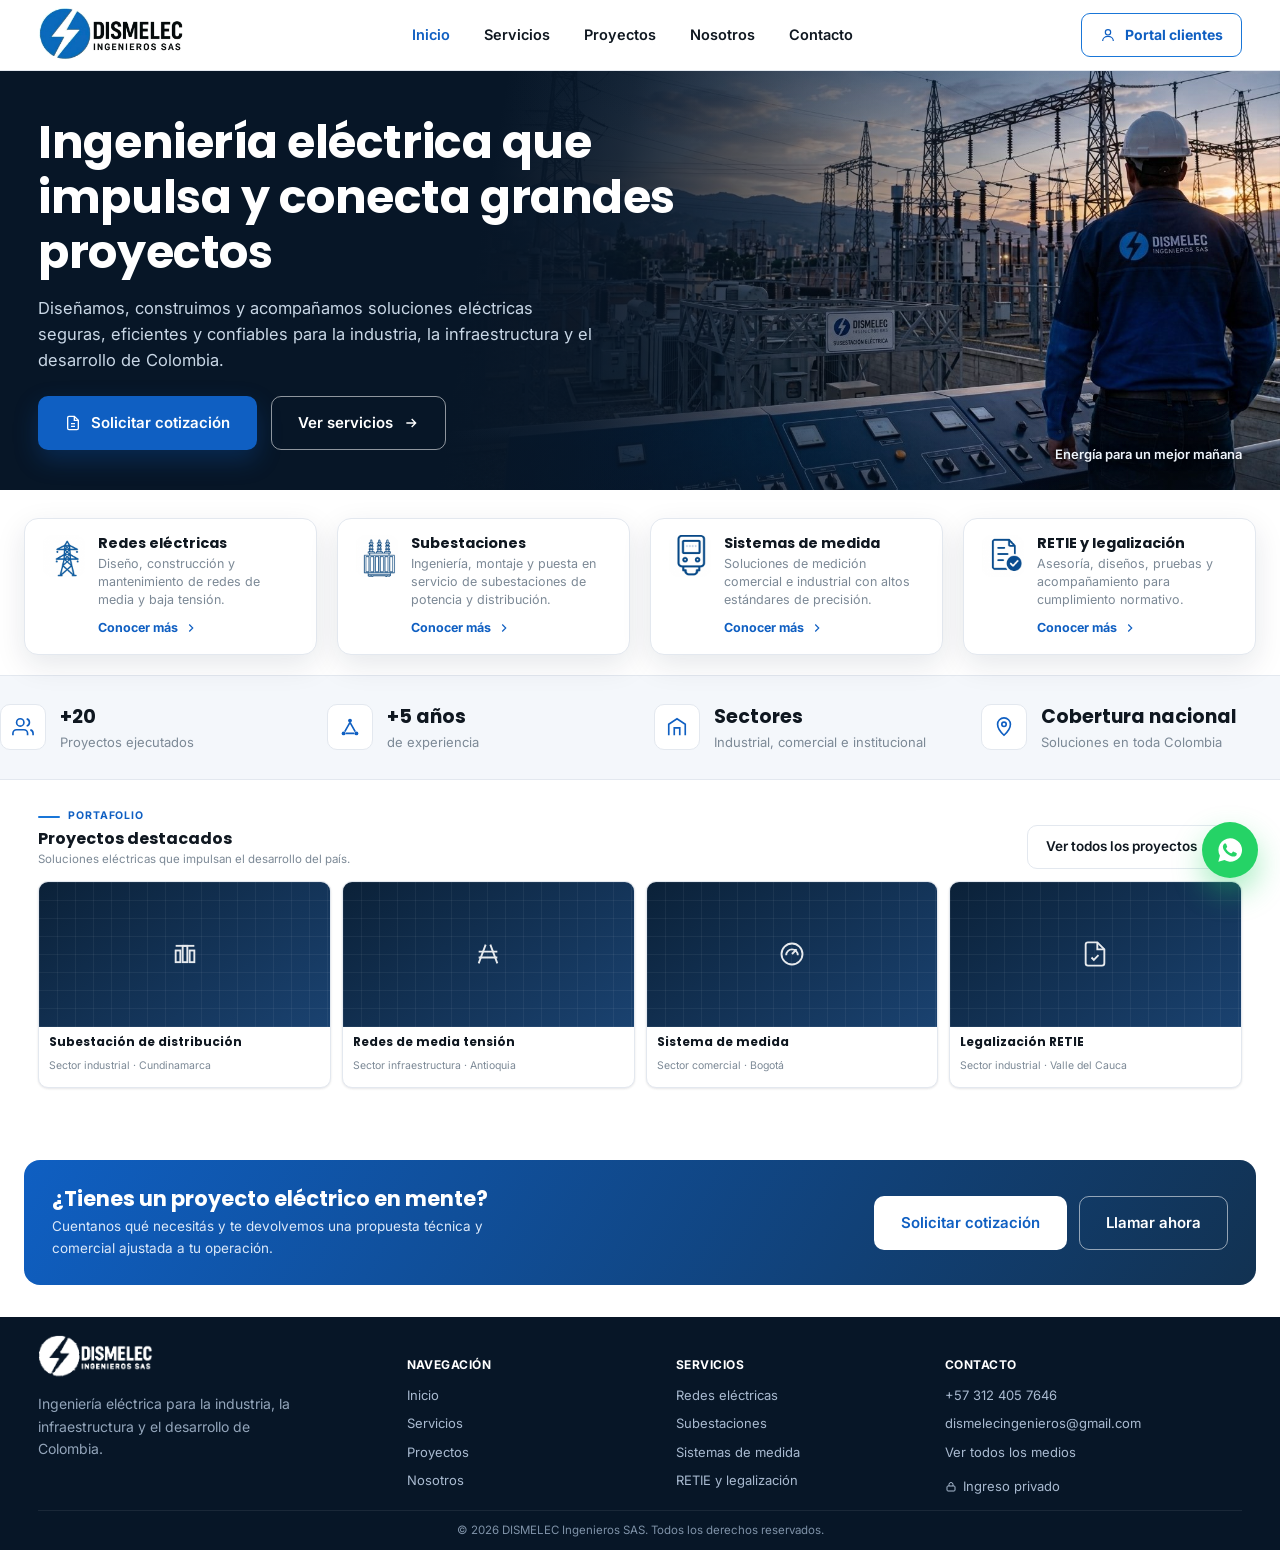
<file: index.html>
<!DOCTYPE html>
<html lang="es">
<head>
<meta charset="UTF-8">
<meta name="viewport" content="width=device-width, initial-scale=1.0">
<title>DISMELEC Ingenieros SAS · Ingeniería eléctrica en Colombia</title>
<meta name="description" content="Diseñamos, construimos y acompañamos soluciones eléctricas seguras, eficientes y confiables para la industria, la infraestructura y el desarrollo de Colombia.">
<link rel="icon" href="assets/img/logo-dismelec.png">
<link rel="preconnect" href="https://fonts.googleapis.com">
<link rel="preconnect" href="https://fonts.gstatic.com" crossorigin>
<link href="https://fonts.googleapis.com/css2?family=Inter:wght@400;500;600;700&family=Poppins:wght@600;700;800&display=swap" rel="stylesheet">
<link rel="stylesheet" href="assets/css/style.css">
</head>
<body>

<!-- ==================== HEADER ==================== -->
<header class="site-header">
  <div class="container nav">
    <a href="index.html" class="brand">
      <img src="assets/img/logo-dismelec.png" alt="DISMELEC Ingenieros SAS">
    </a>
    <nav class="nav-links">
      <a href="index.html" data-page="index.html">Inicio</a>
      <a href="servicios.html" data-page="servicios.html">Servicios</a>
      <a href="proyectos.html" data-page="proyectos.html">Proyectos</a>
      <a href="nosotros.html" data-page="nosotros.html">Nosotros</a>
      <a href="contacto.html" data-page="contacto.html">Contacto</a>
    </nav>
    <div class="nav-actions">
      <a href="portal-clientes.html" class="btn-portal">
        <svg viewBox="0 0 24 24" fill="none" stroke="currentColor" stroke-width="1.8"><path d="M12 12a4 4 0 100-8 4 4 0 000 8z"/><path d="M4 21c0-4 3.6-7 8-7s8 3 8 7"/></svg>
        <span>Portal clientes</span>
      </a>
      <button class="nav-toggle" aria-label="Abrir menú" aria-expanded="false">
        <span></span><span></span><span></span>
      </button>
    </div>
  </div>
</header>

<!-- ==================== HERO ==================== -->
<section class="hero">
  <div class="hero-photo" style="background-image:url('assets/img/foto-portada.jpg')"></div>
  <div class="hero-tag-corner">Energía<br>para un mejor mañana</div>
  <div class="container">
    <div class="hero-inner">
      <h1 data-c="hero.title">Ingeniería eléctrica que conecta grandes proyectos</h1>
      <p class="lead" data-c="hero.lead">Diseñamos, construimos y acompañamos soluciones eléctricas seguras, eficientes y confiables para la industria, la infraestructura y el desarrollo de Colombia.</p>
      <div class="hero-actions">
        <a href="contacto.html#formulario" class="btn btn-primary">
          <svg viewBox="0 0 24 24" fill="none" stroke="currentColor" stroke-width="2"><path d="M14 2H6a2 2 0 00-2 2v16a2 2 0 002 2h12a2 2 0 002-2V8z"/><path d="M14 2v6h6"/><path d="M9 13h6M9 17h6"/></svg>
          Solicitar cotización
        </a>
        <a href="servicios.html" class="btn btn-outline">
          Ver servicios
          <svg viewBox="0 0 24 24" fill="none" stroke="currentColor" stroke-width="2"><path d="M5 12h14M13 6l6 6-6 6"/></svg>
        </a>
      </div>
    </div>
  </div>
</section>

<!-- ==================== TARJETAS DE SERVICIO (feature strip) ==================== -->
<div class="container">
  <div class="feature-strip">
    <a href="servicios.html#redes" class="feature-card reveal">
      <div class="feature-icon">
        <svg viewBox="0 0 24 24" fill="none" stroke="currentColor" stroke-width="1.8"><circle cx="12" cy="5" r="2.1" fill="currentColor" stroke="none"/><circle cx="5" cy="19" r="2.1" fill="currentColor" stroke="none"/><circle cx="19" cy="19" r="2.1" fill="currentColor" stroke="none"/><path d="M12 7L6.3 17M12 7l5.7 10M7.2 19h9.6"/></svg>
      </div>
      <div class="feature-body">
        <h3>Redes eléctricas</h3>
        <p>Diseño, construcción y mantenimiento de redes de media y baja tensión.</p>
        <span class="feature-more">Conocer más <svg viewBox="0 0 24 24" fill="none" stroke="currentColor" stroke-width="2"><path d="M9 6l6 6-6 6"/></svg></span>
      </div>
    </a>
    <a href="servicios.html#subestaciones" class="feature-card reveal">
      <div class="feature-icon">
        <svg viewBox="0 0 24 24" fill="none" stroke="currentColor" stroke-width="1.8"><rect x="4" y="9" width="4" height="10"/><rect x="10" y="5" width="4" height="14"/><rect x="16" y="9" width="4" height="10"/><path d="M4 5h16"/></svg>
      </div>
      <div class="feature-body">
        <h3>Subestaciones</h3>
        <p>Ingeniería, montaje y puesta en servicio de subestaciones de potencia y distribución.</p>
        <span class="feature-more">Conocer más <svg viewBox="0 0 24 24" fill="none" stroke="currentColor" stroke-width="2"><path d="M9 6l6 6-6 6"/></svg></span>
      </div>
    </a>
    <a href="servicios.html#medida" class="feature-card reveal">
      <div class="feature-icon">
        <svg viewBox="0 0 24 24" fill="none" stroke="currentColor" stroke-width="1.8"><path d="M12 21a9 9 0 100-18 9 9 0 000 18z"/><path d="M12 12l4-4M7 13a5 5 0 0110 0"/></svg>
      </div>
      <div class="feature-body">
        <h3>Sistemas de medida</h3>
        <p>Soluciones de medición comercial e industrial con altos estándares de precisión.</p>
        <span class="feature-more">Conocer más <svg viewBox="0 0 24 24" fill="none" stroke="currentColor" stroke-width="2"><path d="M9 6l6 6-6 6"/></svg></span>
      </div>
    </a>
    <a href="servicios.html#retie" class="feature-card reveal">
      <div class="feature-icon">
        <svg viewBox="0 0 24 24" fill="none" stroke="currentColor" stroke-width="1.8"><path d="M14 2H6a2 2 0 00-2 2v16a2 2 0 002 2h12a2 2 0 002-2V8z"/><path d="M14 2v6h6"/><path d="M9 15l2 2 4-4"/></svg>
      </div>
      <div class="feature-body">
        <h3>RETIE y legalización</h3>
        <p>Asesoría, diseños, pruebas y acompañamiento para cumplimiento normativo.</p>
        <span class="feature-more">Conocer más <svg viewBox="0 0 24 24" fill="none" stroke="currentColor" stroke-width="2"><path d="M9 6l6 6-6 6"/></svg></span>
      </div>
    </a>
  </div>
</div>

<!-- ==================== BARRA DE ESTADISTICAS ==================== -->
<section class="stats-bar" style="margin-top:20px">
  <div class="container stats-grid" id="index-stats">
    <div class="stat-item">
      <div class="stat-icon"><svg viewBox="0 0 24 24" fill="none" stroke="currentColor" stroke-width="1.8"><path d="M17 21v-2a4 4 0 00-4-4H5a4 4 0 00-4 4v2"/><circle cx="9" cy="7" r="4"/><path d="M23 21v-2a4 4 0 00-3-3.87M16 3.13a4 4 0 010 7.75"/></svg></div>
      <div><strong>+100</strong><span>Proyectos ejecutados</span></div>
    </div>
    <div class="stat-item">
      <div class="stat-icon"><svg viewBox="0 0 24 24" fill="none" stroke="currentColor" stroke-width="1.8"><path d="M4 4h4l2 3-2.5 1.5A11 11 0 0012 13a11 11 0 004.5 4.5L14 16l3 2 4-1 0 4a1 1 0 01-1 1C11 22 2 13 2 4a1 1 0 011-1"/></svg></div>
      <div><strong>+10 años</strong><span>de experiencia</span></div>
    </div>
    <div class="stat-item">
      <div class="stat-icon"><svg viewBox="0 0 24 24" fill="none" stroke="currentColor" stroke-width="1.8"><path d="M3 21V9l9-6 9 6v12"/><path d="M9 21v-8h6v8"/></svg></div>
      <div><strong>Sectores</strong><span>Industrial, comercial e institucional</span></div>
    </div>
    <div class="stat-item">
      <div class="stat-icon"><svg viewBox="0 0 24 24" fill="none" stroke="currentColor" stroke-width="1.8"><path d="M12 21s7-6.4 7-12a7 7 0 10-14 0c0 5.6 7 12 7 12z"/><circle cx="12" cy="9" r="2.4"/></svg></div>
      <div><strong>Cobertura nacional</strong><span>Soluciones en toda Colombia</span></div>
    </div>
  </div>
</section>

<!-- ==================== PROYECTOS DESTACADOS ==================== -->
<section class="section" style="padding:20px 0 40px">
  <div class="container" style="max-width:none;padding-left:clamp(20px,3vw,48px);padding-right:clamp(20px,3vw,48px)">
    <div class="projects-head">
      <div class="section-head reveal">
        <span class="eyebrow" data-c="proyectosSeccion.eyebrow">Portafolio</span>
        <h2 data-c="proyectosSeccion.title">Proyectos destacados</h2>
        <p data-c="proyectosSeccion.desc">Soluciones eléctricas que impulsan el desarrollo del país.</p>
      </div>
      <a href="proyectos.html" class="btn btn-outline-dark btn-sm">
        Ver todos los proyectos
        <svg viewBox="0 0 24 24" fill="none" stroke="currentColor" stroke-width="2"><path d="M5 12h14M13 6l6 6-6 6"/></svg>
      </a>
    </div>
    <div class="project-grid" id="index-proyectos-destacados">
      <a href="proyectos.html#subestacion-distribucion" class="project-card reveal">
        <div class="project-thumb"><svg viewBox="0 0 24 24" fill="none" stroke="currentColor" stroke-width="1.6"><rect x="4" y="9" width="4" height="10"/><rect x="10" y="5" width="4" height="14"/><rect x="16" y="9" width="4" height="10"/><path d="M4 5h16"/></svg></div>
        <div class="project-body"><h4>Subestación de distribución</h4><span>Sector industrial · Cundinamarca</span></div>
      </a>
      <a href="proyectos.html#redes-media-tension" class="project-card reveal">
        <div class="project-thumb"><svg viewBox="0 0 24 24" fill="none" stroke="currentColor" stroke-width="1.6"><path d="M4 20L10 4M20 20L14 4"/><path d="M4 10h16M4 15h16"/></svg></div>
        <div class="project-body"><h4>Redes de media tensión</h4><span>Sector infraestructura · Antioquia</span></div>
      </a>
      <a href="proyectos.html#sistema-medida-comercial" class="project-card reveal">
        <div class="project-thumb"><svg viewBox="0 0 24 24" fill="none" stroke="currentColor" stroke-width="1.6"><path d="M12 21a9 9 0 100-18 9 9 0 000 18z"/><path d="M12 12l4-4M7 13a5 5 0 0110 0"/></svg></div>
        <div class="project-body"><h4>Sistema de medida</h4><span>Sector comercial · Bogotá</span></div>
      </a>
      <a href="proyectos.html#legalizacion-retie" class="project-card reveal">
        <div class="project-thumb"><svg viewBox="0 0 24 24" fill="none" stroke="currentColor" stroke-width="1.6"><path d="M14 2H6a2 2 0 00-2 2v16a2 2 0 002 2h12a2 2 0 002-2V8z"/><path d="M14 2v6h6"/><path d="M9 15l2 2 4-4"/></svg></div>
        <div class="project-body"><h4>Legalización RETIE</h4><span>Sector industrial · Valle del Cauca</span></div>
      </a>
    </div>
  </div>
</section>

<!-- ==================== CTA ==================== -->
<section class="section-tight" style="padding:32px 0">
  <div class="container">
    <div class="cta-band reveal">
      <div>
        <h3 data-c="cta.title">¿Tenés un proyecto eléctrico en mente?</h3>
        <p data-c="cta.desc">Contanos qué necesitás y te devolvemos una propuesta técnica y comercial ajustada a tu operación.</p>
      </div>
      <div class="cta-actions">
        <a href="contacto.html#formulario" class="btn btn-primary" style="background:#fff;color:var(--blue-600);box-shadow:none" data-c="cta.ctaText">Solicitar cotización</a>
        <a href="tel:+573000000000" class="btn btn-outline" data-c-tel-href>Llamar ahora</a>
      </div>
    </div>
  </div>
</section>

<!-- ==================== FOOTER ==================== -->
<footer class="site-footer">
  <div class="container">
    <div class="footer-grid">
      <div class="footer-brand">
        <img src="assets/img/logo-dismelec-blanco.png" alt="DISMELEC Ingenieros SAS">
        <p>Ingeniería eléctrica para la industria, la infraestructura y el desarrollo de Colombia.</p>
      </div>
      <div class="footer-col">
        <h5>Navegación</h5>
        <ul>
          <li><a href="index.html">Inicio</a></li>
          <li><a href="servicios.html">Servicios</a></li>
          <li><a href="proyectos.html">Proyectos</a></li>
          <li><a href="nosotros.html">Nosotros</a></li>
        </ul>
      </div>
      <div class="footer-col">
        <h5>Servicios</h5>
        <ul>
          <li><a href="servicios.html#redes">Redes eléctricas</a></li>
          <li><a href="servicios.html#subestaciones">Subestaciones</a></li>
          <li><a href="servicios.html#medida">Sistemas de medida</a></li>
          <li><a href="servicios.html#retie">RETIE y legalización</a></li>
        </ul>
      </div>
      <div class="footer-col">
        <h5>Contacto</h5>
        <ul>
          <li><a href="tel:+573000000000" data-c-tel>+57 300 000 0000</a></li>
          <li><a href="mailto:contacto@dismelecingenieros.com" data-c-correo>contacto@dismelecingenieros.com</a></li>
          <li><a href="contacto.html">Ver todos los medios</a></li>
        </ul>
        <a href="admin.html" class="footer-ingreso">
          <svg viewBox="0 0 24 24" fill="none" stroke="currentColor" stroke-width="2"><rect x="4" y="10" width="16" height="10" rx="2"/><path d="M8 10V7a4 4 0 018 0v3"/></svg>
          Ingreso privado
        </a>
      </div>
    </div>
    <div class="footer-bottom">
      <span>© <span data-year></span> DISMELEC Ingenieros SAS. Todos los derechos reservados.</span>
    </div>
  </div>
</footer>

<a href="https://wa.me/573000000000" class="wa-float" target="_blank" rel="noopener" aria-label="Escribir por WhatsApp" data-c-whatsapp>
  <svg viewBox="0 0 24 24" fill="currentColor"><path d="M12 2a10 10 0 00-8.6 15L2 22l5.2-1.4A10 10 0 1012 2zm5.7 14.2c-.2.7-1.4 1.3-2 1.4-.5.1-1.1.1-1.8-.1-.4-.1-1-.3-1.7-.6-3-1.3-5-4.3-5.1-4.5-.2-.2-1.2-1.6-1.2-3.1s.8-2.2 1-2.5c.2-.3.5-.4.7-.4h.5c.2 0 .4 0 .6.5.2.5.7 1.8.8 1.9.1.2.1.4 0 .6-.1.2-.1.3-.3.5l-.4.5c-.1.2-.3.4-.1.7.2.3.8 1.3 1.7 2.1 1.2 1 2.1 1.4 2.4 1.5.3.1.5.1.7-.1.2-.2.7-.8.9-1.1.2-.3.4-.2.7-.1.3.1 1.7.8 2 .9.3.1.5.2.6.3.1.2.1.9-.1 1.6z"/></svg>
</a>

<script src="assets/js/icons.js"></script>
<script src="assets/js/site-content.js"></script>
<script src="assets/js/main.js"></script>
</body>
</html>
</file>
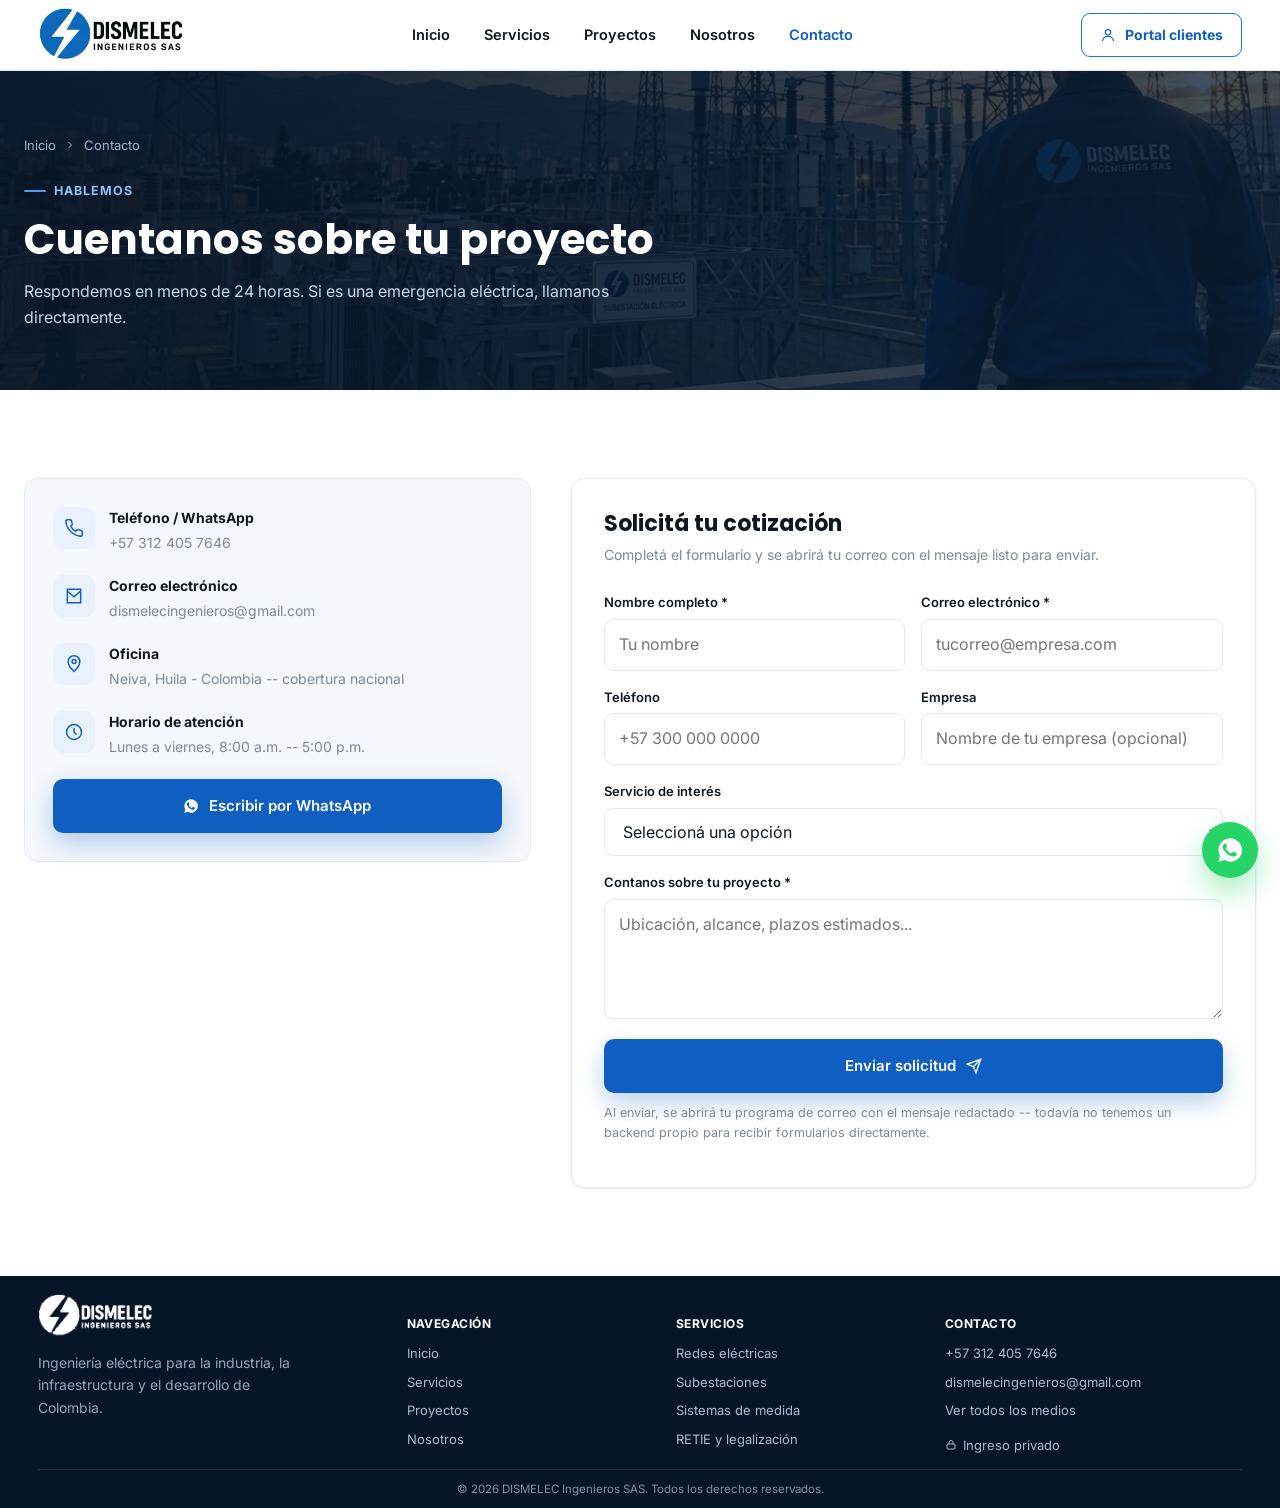
<file: contacto.html>
<!DOCTYPE html>
<html lang="es">
<head>
<meta charset="UTF-8">
<meta name="viewport" content="width=device-width, initial-scale=1.0">
<title>Contacto · DISMELEC Ingenieros SAS</title>
<meta name="description" content="Escribinos para cotizar tu proyecto de ingeniería eléctrica con DISMELEC Ingenieros SAS.">
<link rel="icon" href="assets/img/logo-dismelec.png">
<link rel="preconnect" href="https://fonts.googleapis.com">
<link rel="preconnect" href="https://fonts.gstatic.com" crossorigin>
<link href="https://fonts.googleapis.com/css2?family=Inter:wght@400;500;600;700&family=Poppins:wght@600;700;800&display=swap" rel="stylesheet">
<link rel="stylesheet" href="assets/css/style.css">
</head>
<body data-page="contacto">

<header class="site-header">
  <div class="container nav">
    <a href="index.html" class="brand"><img src="assets/img/logo-dismelec.png" alt="DISMELEC Ingenieros SAS"></a>
    <nav class="nav-links">
      <a href="index.html" data-page="index.html">Inicio</a>
      <a href="servicios.html" data-page="servicios.html">Servicios</a>
      <a href="proyectos.html" data-page="proyectos.html">Proyectos</a>
      <a href="nosotros.html" data-page="nosotros.html">Nosotros</a>
      <a href="contacto.html" data-page="contacto.html">Contacto</a>
    </nav>
    <div class="nav-actions">
      <a href="portal-clientes.html" class="btn-portal">
        <svg viewBox="0 0 24 24" fill="none" stroke="currentColor" stroke-width="1.8"><path d="M12 12a4 4 0 100-8 4 4 0 000 8z"/><path d="M4 21c0-4 3.6-7 8-7s8 3 8 7"/></svg>
        <span>Portal clientes</span>
      </a>
      <button class="nav-toggle" aria-label="Abrir menú" aria-expanded="false"><span></span><span></span><span></span></button>
    </div>
  </div>
</header>

<section class="page-hero">
  <div class="page-hero-photo"></div>
  <div class="container">
    <div class="breadcrumb"><a href="index.html">Inicio</a><svg viewBox="0 0 24 24" fill="none" stroke="currentColor" stroke-width="2"><path d="M9 6l6 6-6 6"/></svg><span>Contacto</span></div>
    <span class="eyebrow" data-c="hero.eyebrow">Hablemos</span>
    <h1 data-c="hero.title">Contanos sobre tu proyecto</h1>
    <p data-c="hero.lead">Respondemos en menos de 24 horas hábiles. Si es una emergencia eléctrica, llamanos directamente.</p>
  </div>
</section>

<section class="section">
  <div class="container contact-grid">

    <div class="contact-card reveal">
      <div class="contact-item">
        <div class="feature-icon"><svg viewBox="0 0 24 24" fill="none" stroke="currentColor" stroke-width="1.8"><path d="M22 16.92v3a2 2 0 01-2.18 2 19.8 19.8 0 01-8.63-3.07 19.5 19.5 0 01-6-6 19.8 19.8 0 01-3.07-8.67A2 2 0 014.11 2h3a2 2 0 012 1.72c.13.99.36 1.96.68 2.9a2 2 0 01-.45 2.11L8.09 9.91a16 16 0 006 6l1.18-1.27a2 2 0 012.11-.45c.94.32 1.91.55 2.9.68A2 2 0 0122 16.92z"/></svg></div>
        <div>
          <strong>Teléfono / WhatsApp</strong>
          <a href="tel:+573000000000" data-c-tel>+57 300 000 0000</a>
        </div>
      </div>
      <div class="contact-item">
        <div class="feature-icon"><svg viewBox="0 0 24 24" fill="none" stroke="currentColor" stroke-width="1.8"><path d="M4 4h16v16H4z"/><path d="M4 6l8 7 8-7"/></svg></div>
        <div>
          <strong>Correo electrónico</strong>
          <a href="mailto:contacto@dismelecingenieros.com" data-c-correo>contacto@dismelecingenieros.com</a>
        </div>
      </div>
      <div class="contact-item">
        <div class="feature-icon"><svg viewBox="0 0 24 24" fill="none" stroke="currentColor" stroke-width="1.8"><path d="M12 21s7-6.4 7-12a7 7 0 10-14 0c0 5.6 7 12 7 12z"/><circle cx="12" cy="9" r="2.4"/></svg></div>
        <div>
          <strong>Oficina</strong>
          <span data-c="info.oficina">Colombia -- cobertura nacional</span>
        </div>
      </div>
      <div class="contact-item">
        <div class="feature-icon"><svg viewBox="0 0 24 24" fill="none" stroke="currentColor" stroke-width="1.8"><circle cx="12" cy="12" r="9"/><path d="M12 7v5l3 3"/></svg></div>
        <div>
          <strong>Horario de atención</strong>
          <span data-c="info.horario">Lunes a viernes, 8:00 a.m. -- 5:00 p.m.</span>
        </div>
      </div>
      <a href="https://wa.me/573000000000" target="_blank" rel="noopener" class="btn btn-primary btn-block" data-c-whatsapp>
        <svg viewBox="0 0 24 24" fill="currentColor"><path d="M12 2a10 10 0 00-8.6 15L2 22l5.2-1.4A10 10 0 1012 2zm5.7 14.2c-.2.7-1.4 1.3-2 1.4-.5.1-1.1.1-1.8-.1-.4-.1-1-.3-1.7-.6-3-1.3-5-4.3-5.1-4.5-.2-.2-1.2-1.6-1.2-3.1s.8-2.2 1-2.5c.2-.3.5-.4.7-.4h.5c.2 0 .4 0 .6.5.2.5.7 1.8.8 1.9.1.2.1.4 0 .6-.1.2-.1.3-.3.5l-.4.5c-.1.2-.3.4-.1.7.2.3.8 1.3 1.7 2.1 1.2 1 2.1 1.4 2.4 1.5.3.1.5.1.7-.1.2-.2.7-.8.9-1.1.2-.3.4-.2.7-.1.3.1 1.7.8 2 .9.3.1.5.2.6.3.1.2.1.9-.1 1.6z"/></svg>
        Escribir por WhatsApp
      </a>
    </div>

    <div class="form-card reveal" id="formulario">
      <h2 style="font-size:22px;margin-bottom:6px">Solicitá tu cotización</h2>
      <p style="color:var(--muted);font-size:14px;margin-bottom:26px">Completá el formulario y se abrirá tu correo con el mensaje listo para enviar.</p>

      <form id="form-contacto" data-mailto="contacto@dismelecingenieros.com">
        <div class="form-row">
          <div class="field">
            <label for="nombre">Nombre completo *</label>
            <input type="text" id="nombre" name="nombre" placeholder="Tu nombre" required>
          </div>
          <div class="field">
            <label for="correo">Correo electrónico *</label>
            <input type="email" id="correo" name="correo" placeholder="tucorreo@empresa.com" required>
          </div>
        </div>
        <div class="form-row">
          <div class="field">
            <label for="telefono">Teléfono</label>
            <input type="tel" id="telefono" name="telefono" placeholder="+57 300 000 0000">
          </div>
          <div class="field">
            <label for="empresa">Empresa</label>
            <input type="text" id="empresa" name="empresa" placeholder="Nombre de tu empresa (opcional)">
          </div>
        </div>
        <div class="field" style="margin-bottom:16px">
          <label for="servicio">Servicio de interés</label>
          <select id="servicio" name="servicio">
            <option value="">Seleccioná una opción</option>
            <option value="Redes eléctricas">Redes eléctricas</option>
            <option value="Subestaciones">Subestaciones</option>
            <option value="Sistemas de medida">Sistemas de medida</option>
            <option value="RETIE y legalización">RETIE y legalización</option>
            <option value="Otro">Otro</option>
          </select>
        </div>
        <div class="field" style="margin-bottom:6px">
          <label for="mensaje">Contanos sobre tu proyecto *</label>
          <textarea id="mensaje" name="mensaje" placeholder="Ubicación, alcance, plazos estimados..." required></textarea>
        </div>
        <p id="form-status" class="form-status"></p>
        <button type="submit" class="btn btn-primary btn-block" style="margin-top:14px">
          Enviar solicitud
          <svg viewBox="0 0 24 24" fill="none" stroke="currentColor" stroke-width="2"><path d="M22 2L11 13M22 2l-7 20-4-9-9-4 20-7z"/></svg>
        </button>
        <p class="form-note">Al enviar, se abrirá tu programa de correo con el mensaje redactado -- todavía no tenemos un backend propio para recibir formularios directamente.</p>
      </form>
    </div>

  </div>
</section>

<footer class="site-footer">
  <div class="container">
    <div class="footer-grid">
      <div class="footer-brand">
        <img src="assets/img/logo-dismelec-blanco.png" alt="DISMELEC Ingenieros SAS">
        <p>Ingeniería eléctrica para la industria, la infraestructura y el desarrollo de Colombia.</p>
      </div>
      <div class="footer-col">
        <h5>Navegación</h5>
        <ul><li><a href="index.html">Inicio</a></li><li><a href="servicios.html">Servicios</a></li><li><a href="proyectos.html">Proyectos</a></li><li><a href="nosotros.html">Nosotros</a></li></ul>
      </div>
      <div class="footer-col">
        <h5>Servicios</h5>
        <ul><li><a href="servicios.html#redes">Redes eléctricas</a></li><li><a href="servicios.html#subestaciones">Subestaciones</a></li><li><a href="servicios.html#medida">Sistemas de medida</a></li><li><a href="servicios.html#retie">RETIE y legalización</a></li></ul>
      </div>
      <div class="footer-col">
        <h5>Contacto</h5>
        <ul><li><a href="tel:+573000000000" data-c-tel>+57 300 000 0000</a></li><li><a href="mailto:contacto@dismelecingenieros.com" data-c-correo>contacto@dismelecingenieros.com</a></li><li><a href="contacto.html">Ver todos los medios</a></li></ul>
        <a href="admin.html" class="footer-ingreso"><svg viewBox="0 0 24 24" fill="none" stroke="currentColor" stroke-width="2"><rect x="4" y="10" width="16" height="10" rx="2"/><path d="M8 10V7a4 4 0 018 0v3"/></svg>Ingreso privado</a>
      </div>
    </div>
    <div class="footer-bottom">
      <span>© <span data-year></span> DISMELEC Ingenieros SAS. Todos los derechos reservados.</span>
    </div>
  </div>
</footer>

<a href="https://wa.me/573000000000" class="wa-float" target="_blank" rel="noopener" aria-label="Escribir por WhatsApp" data-c-whatsapp>
  <svg viewBox="0 0 24 24" fill="currentColor"><path d="M12 2a10 10 0 00-8.6 15L2 22l5.2-1.4A10 10 0 1012 2zm5.7 14.2c-.2.7-1.4 1.3-2 1.4-.5.1-1.1.1-1.8-.1-.4-.1-1-.3-1.7-.6-3-1.3-5-4.3-5.1-4.5-.2-.2-1.2-1.6-1.2-3.1s.8-2.2 1-2.5c.2-.3.5-.4.7-.4h.5c.2 0 .4 0 .6.5.2.5.7 1.8.8 1.9.1.2.1.4 0 .6-.1.2-.1.3-.3.5l-.4.5c-.1.2-.3.4-.1.7.2.3.8 1.3 1.7 2.1 1.2 1 2.1 1.4 2.4 1.5.3.1.5.1.7-.1.2-.2.7-.8.9-1.1.2-.3.4-.2.7-.1.3.1 1.7.8 2 .9.3.1.5.2.6.3.1.2.1.9-.1 1.6z"/></svg>
</a>

<script src="assets/js/icons.js"></script>
<script src="assets/js/site-content.js"></script>
<script src="assets/js/main.js"></script>
</body>
</html>
</file>
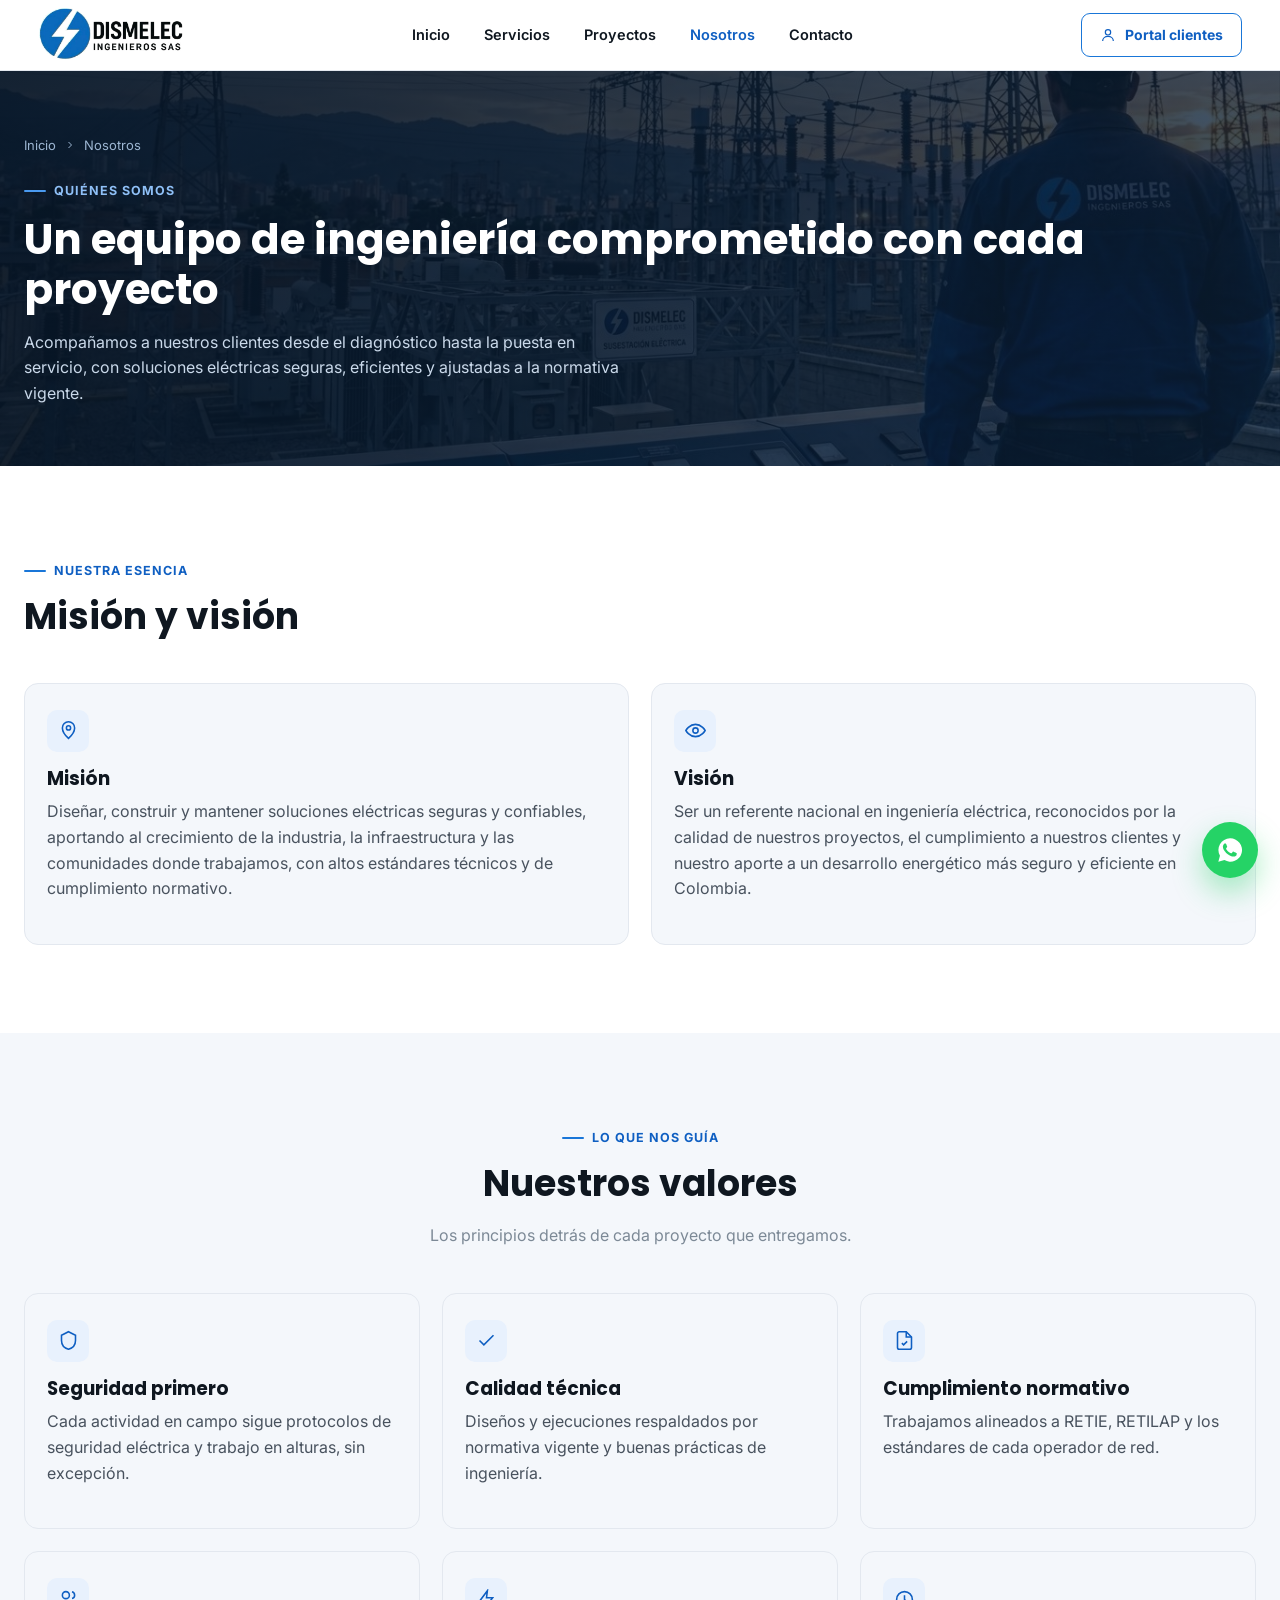
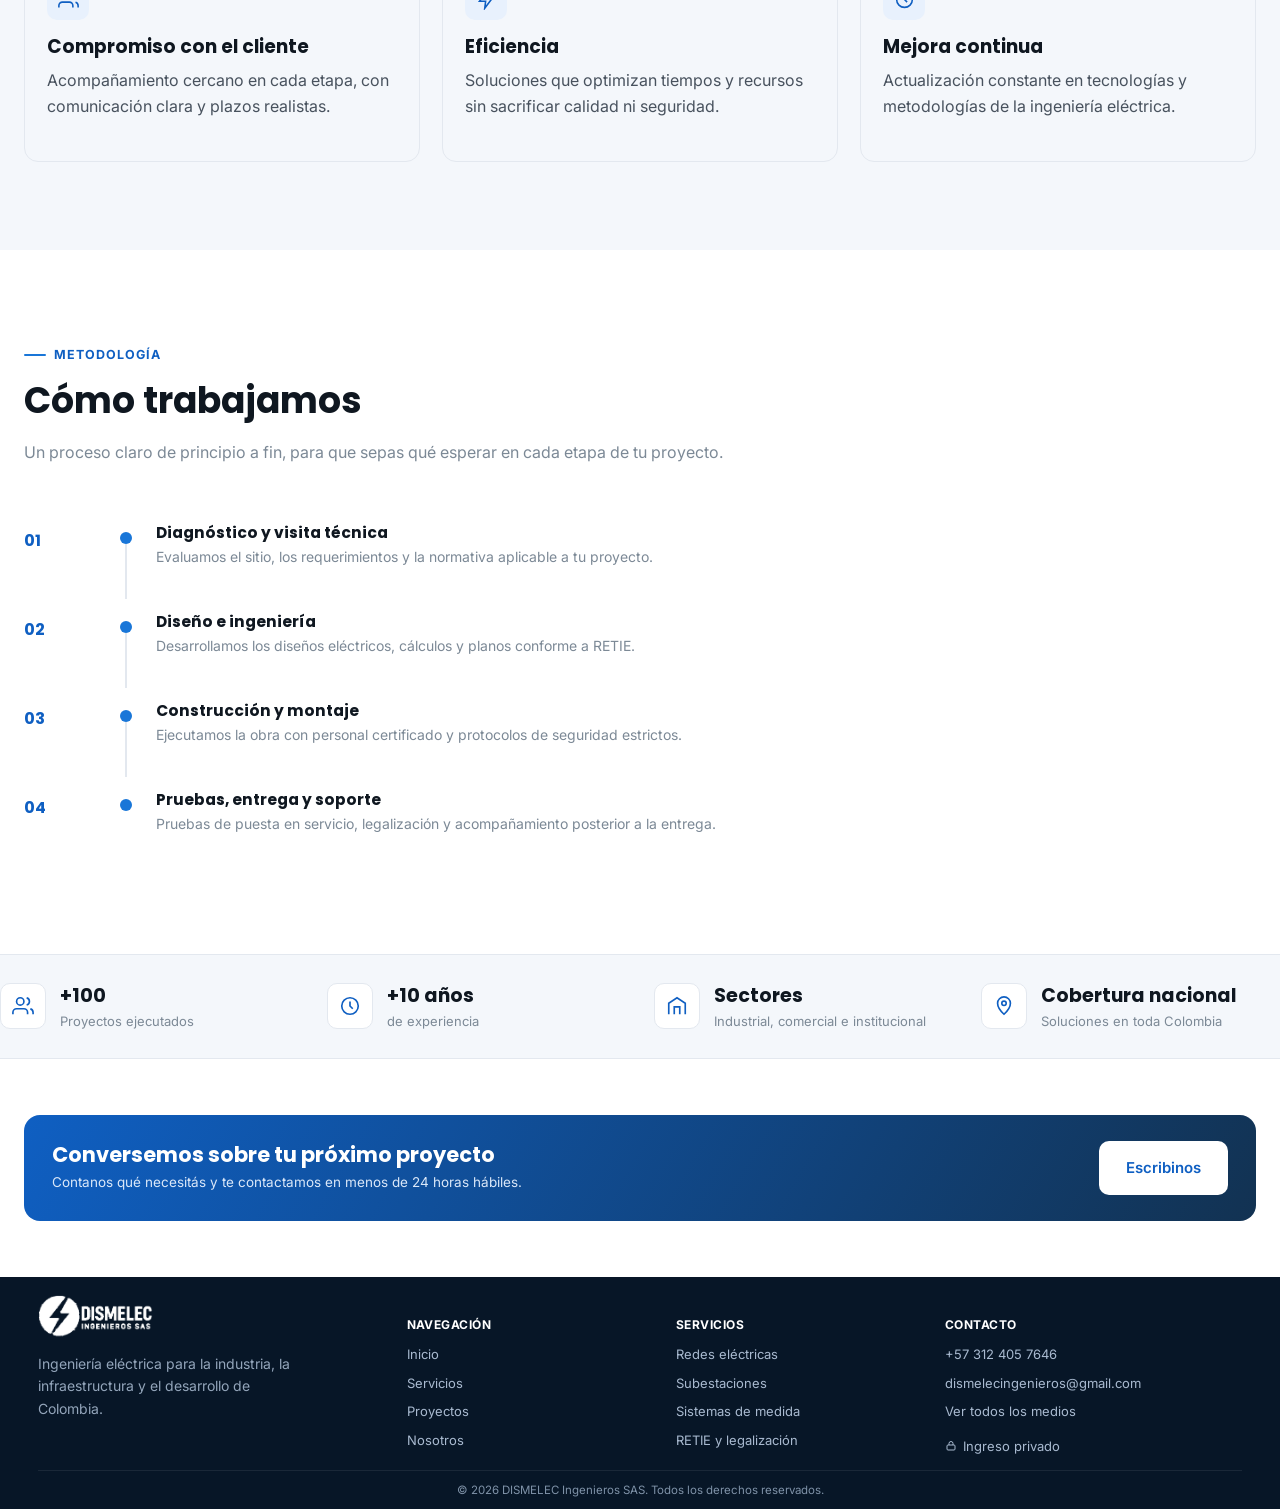
<file: nosotros.html>
<!DOCTYPE html>
<html lang="es">
<head>
<meta charset="UTF-8">
<meta name="viewport" content="width=device-width, initial-scale=1.0">
<title>Nosotros · DISMELEC Ingenieros SAS</title>
<meta name="description" content="Quiénes somos, misión, visión y valores de DISMELEC Ingenieros SAS.">
<link rel="icon" href="assets/img/logo-dismelec.png">
<link rel="preconnect" href="https://fonts.googleapis.com">
<link rel="preconnect" href="https://fonts.gstatic.com" crossorigin>
<link href="https://fonts.googleapis.com/css2?family=Inter:wght@400;500;600;700&family=Poppins:wght@600;700;800&display=swap" rel="stylesheet">
<link rel="stylesheet" href="assets/css/style.css">
</head>
<body data-page="nosotros">

<header class="site-header">
  <div class="container nav">
    <a href="index.html" class="brand"><img src="assets/img/logo-dismelec.png" alt="DISMELEC Ingenieros SAS"></a>
    <nav class="nav-links">
      <a href="index.html" data-page="index.html">Inicio</a>
      <a href="servicios.html" data-page="servicios.html">Servicios</a>
      <a href="proyectos.html" data-page="proyectos.html">Proyectos</a>
      <a href="nosotros.html" data-page="nosotros.html">Nosotros</a>
      <a href="contacto.html" data-page="contacto.html">Contacto</a>
    </nav>
    <div class="nav-actions">
      <a href="portal-clientes.html" class="btn-portal">
        <svg viewBox="0 0 24 24" fill="none" stroke="currentColor" stroke-width="1.8"><path d="M12 12a4 4 0 100-8 4 4 0 000 8z"/><path d="M4 21c0-4 3.6-7 8-7s8 3 8 7"/></svg>
        <span>Portal clientes</span>
      </a>
      <button class="nav-toggle" aria-label="Abrir menú" aria-expanded="false"><span></span><span></span><span></span></button>
    </div>
  </div>
</header>

<section class="page-hero">
  <div class="page-hero-photo"></div>
  <div class="container">
    <div class="breadcrumb"><a href="index.html">Inicio</a><svg viewBox="0 0 24 24" fill="none" stroke="currentColor" stroke-width="2"><path d="M9 6l6 6-6 6"/></svg><span>Nosotros</span></div>
    <span class="eyebrow" data-c="hero.eyebrow">Quiénes somos</span>
    <h1 data-c="hero.title">Un equipo de ingeniería comprometido con cada proyecto</h1>
    <p data-c="hero.lead">Acompañamos a nuestros clientes desde el diagnóstico hasta la puesta en servicio, con soluciones eléctricas seguras, eficientes y ajustadas a la normativa vigente.</p>
  </div>
</section>

<section class="section">
  <div class="container">
    <div class="section-head reveal" style="max-width:820px">
      <span class="eyebrow">Nuestra esencia</span>
      <h2>Misión y visión</h2>
    </div>
    <div class="values-grid" style="grid-template-columns:1fr 1fr">
      <div class="value-card reveal">
        <div class="feature-icon"><svg viewBox="0 0 24 24" fill="none" stroke="currentColor" stroke-width="1.8"><path d="M12 21s7-6.4 7-12a7 7 0 10-14 0c0 5.6 7 12 7 12z"/><circle cx="12" cy="9" r="2.4"/></svg></div>
        <h3 data-c="mision.title">Misión</h3>
        <p data-c="mision.desc">Diseñar, construir y mantener soluciones eléctricas seguras y confiables, aportando al crecimiento de la industria, la infraestructura y las comunidades donde trabajamos, con altos estándares técnicos y de cumplimiento normativo.</p>
      </div>
      <div class="value-card reveal">
        <div class="feature-icon"><svg viewBox="0 0 24 24" fill="none" stroke="currentColor" stroke-width="1.8"><path d="M1 12s4-7 11-7 11 7 11 7-4 7-11 7-11-7-11-7z"/><circle cx="12" cy="12" r="3"/></svg></div>
        <h3 data-c="vision.title">Visión</h3>
        <p data-c="vision.desc">Ser un referente nacional en ingeniería eléctrica, reconocidos por la calidad de nuestros proyectos, el cumplimiento a nuestros clientes y nuestro aporte a un desarrollo energético más seguro y eficiente en Colombia.</p>
      </div>
    </div>
  </div>
</section>

<section class="section" style="background:var(--bg-soft)">
  <div class="container">
    <div class="section-head center reveal">
      <span class="eyebrow">Lo que nos guía</span>
      <h2>Nuestros valores</h2>
      <p>Los principios detrás de cada proyecto que entregamos.</p>
    </div>
    <div class="values-grid" id="nosotros-valores">
      <div class="value-card reveal">
        <div class="feature-icon"><svg viewBox="0 0 24 24" fill="none" stroke="currentColor" stroke-width="1.8"><path d="M12 2l8 4v6c0 5-3.4 8.7-8 10-4.6-1.3-8-5-8-10V6z"/></svg></div>
        <h3>Seguridad primero</h3>
        <p>Cada actividad en campo sigue protocolos de seguridad eléctrica y trabajo en alturas, sin excepción.</p>
      </div>
      <div class="value-card reveal">
        <div class="feature-icon"><svg viewBox="0 0 24 24" fill="none" stroke="currentColor" stroke-width="1.8"><path d="M20 6L9 17l-5-5"/></svg></div>
        <h3>Calidad técnica</h3>
        <p>Diseños y ejecuciones respaldados por normativa vigente y buenas prácticas de ingeniería.</p>
      </div>
      <div class="value-card reveal">
        <div class="feature-icon"><svg viewBox="0 0 24 24" fill="none" stroke="currentColor" stroke-width="1.8"><path d="M14 2H6a2 2 0 00-2 2v16a2 2 0 002 2h12a2 2 0 002-2V8z"/><path d="M14 2v6h6"/><path d="M9 15l2 2 4-4"/></svg></div>
        <h3>Cumplimiento normativo</h3>
        <p>Trabajamos alineados a RETIE, RETILAP y los estándares de cada operador de red.</p>
      </div>
      <div class="value-card reveal">
        <div class="feature-icon"><svg viewBox="0 0 24 24" fill="none" stroke="currentColor" stroke-width="1.8"><path d="M17 21v-2a4 4 0 00-4-4H5a4 4 0 00-4 4v2"/><circle cx="9" cy="7" r="4"/><path d="M23 21v-2a4 4 0 00-3-3.87M16 3.13a4 4 0 010 7.75"/></svg></div>
        <h3>Compromiso con el cliente</h3>
        <p>Acompañamiento cercano en cada etapa, con comunicación clara y plazos realistas.</p>
      </div>
      <div class="value-card reveal">
        <div class="feature-icon"><svg viewBox="0 0 24 24" fill="none" stroke="currentColor" stroke-width="1.8"><path d="M13 2L4 14h7l-1 8 9-12h-7l1-8z"/></svg></div>
        <h3>Eficiencia</h3>
        <p>Soluciones que optimizan tiempos y recursos sin sacrificar calidad ni seguridad.</p>
      </div>
      <div class="value-card reveal">
        <div class="feature-icon"><svg viewBox="0 0 24 24" fill="none" stroke="currentColor" stroke-width="1.8"><path d="M12 21a9 9 0 100-18 9 9 0 000 18z"/><path d="M12 7v5l3 3"/></svg></div>
        <h3>Mejora continua</h3>
        <p>Actualización constante en tecnologías y metodologías de la ingeniería eléctrica.</p>
      </div>
    </div>
  </div>
</section>

<section class="section">
  <div class="container">
    <div class="section-head reveal" style="max-width:820px">
      <span class="eyebrow">Metodología</span>
      <h2>Cómo trabajamos</h2>
      <p>Un proceso claro de principio a fin, para que sepas qué esperar en cada etapa de tu proyecto.</p>
    </div>
    <div class="timeline" id="nosotros-timeline">
      <div class="timeline-item reveal">
        <div class="t-year">01</div>
        <div class="t-line"><div class="t-dot"></div><div class="t-bar"></div></div>
        <div class="t-body"><h4>Diagnóstico y visita técnica</h4><p>Evaluamos el sitio, los requerimientos y la normativa aplicable a tu proyecto.</p></div>
      </div>
      <div class="timeline-item reveal">
        <div class="t-year">02</div>
        <div class="t-line"><div class="t-dot"></div><div class="t-bar"></div></div>
        <div class="t-body"><h4>Diseño e ingeniería</h4><p>Desarrollamos los diseños eléctricos, cálculos y planos conforme a RETIE.</p></div>
      </div>
      <div class="timeline-item reveal">
        <div class="t-year">03</div>
        <div class="t-line"><div class="t-dot"></div><div class="t-bar"></div></div>
        <div class="t-body"><h4>Construcción y montaje</h4><p>Ejecutamos la obra con personal certificado y protocolos de seguridad estrictos.</p></div>
      </div>
      <div class="timeline-item reveal">
        <div class="t-year">04</div>
        <div class="t-line"><div class="t-dot"></div></div>
        <div class="t-body"><h4>Pruebas, entrega y soporte</h4><p>Pruebas de puesta en servicio, legalización y acompañamiento posterior a la entrega.</p></div>
      </div>
    </div>
  </div>
</section>

<section class="stats-bar">
  <div class="container stats-grid" id="nosotros-stats">
    <div class="stat-item">
      <div class="stat-icon"><svg viewBox="0 0 24 24" fill="none" stroke="currentColor" stroke-width="1.8"><path d="M17 21v-2a4 4 0 00-4-4H5a4 4 0 00-4 4v2"/><circle cx="9" cy="7" r="4"/><path d="M23 21v-2a4 4 0 00-3-3.87M16 3.13a4 4 0 010 7.75"/></svg></div>
      <div><strong>+100</strong><span>Proyectos ejecutados</span></div>
    </div>
    <div class="stat-item">
      <div class="stat-icon"><svg viewBox="0 0 24 24" fill="none" stroke="currentColor" stroke-width="1.8"><path d="M4 4h4l2 3-2.5 1.5A11 11 0 0012 13a11 11 0 004.5 4.5L14 16l3 2 4-1 0 4a1 1 0 01-1 1C11 22 2 13 2 4a1 1 0 011-1"/></svg></div>
      <div><strong>+10 años</strong><span>de experiencia</span></div>
    </div>
    <div class="stat-item">
      <div class="stat-icon"><svg viewBox="0 0 24 24" fill="none" stroke="currentColor" stroke-width="1.8"><path d="M3 21V9l9-6 9 6v12"/><path d="M9 21v-8h6v8"/></svg></div>
      <div><strong>Sectores</strong><span>Industrial, comercial e institucional</span></div>
    </div>
    <div class="stat-item">
      <div class="stat-icon"><svg viewBox="0 0 24 24" fill="none" stroke="currentColor" stroke-width="1.8"><path d="M12 21s7-6.4 7-12a7 7 0 10-14 0c0 5.6 7 12 7 12z"/><circle cx="12" cy="9" r="2.4"/></svg></div>
      <div><strong>Cobertura nacional</strong><span>Soluciones en toda Colombia</span></div>
    </div>
  </div>
</section>

<section class="section-tight">
  <div class="container">
    <div class="cta-band reveal">
      <div>
        <h3 data-c="cta.title">Conversemos sobre tu próximo proyecto</h3>
        <p data-c="cta.desc">Contanos qué necesitás y te contactamos en menos de 24 horas hábiles.</p>
      </div>
      <div class="cta-actions">
        <a href="contacto.html#formulario" class="btn btn-primary" style="background:#fff;color:var(--blue-600);box-shadow:none" data-c="cta.ctaText">Escribinos</a>
      </div>
    </div>
  </div>
</section>

<footer class="site-footer">
  <div class="container">
    <div class="footer-grid">
      <div class="footer-brand">
        <img src="assets/img/logo-dismelec-blanco.png" alt="DISMELEC Ingenieros SAS">
        <p>Ingeniería eléctrica para la industria, la infraestructura y el desarrollo de Colombia.</p>
      </div>
      <div class="footer-col">
        <h5>Navegación</h5>
        <ul><li><a href="index.html">Inicio</a></li><li><a href="servicios.html">Servicios</a></li><li><a href="proyectos.html">Proyectos</a></li><li><a href="nosotros.html">Nosotros</a></li></ul>
      </div>
      <div class="footer-col">
        <h5>Servicios</h5>
        <ul><li><a href="servicios.html#redes">Redes eléctricas</a></li><li><a href="servicios.html#subestaciones">Subestaciones</a></li><li><a href="servicios.html#medida">Sistemas de medida</a></li><li><a href="servicios.html#retie">RETIE y legalización</a></li></ul>
      </div>
      <div class="footer-col">
        <h5>Contacto</h5>
        <ul><li><a href="tel:+573000000000" data-c-tel>+57 300 000 0000</a></li><li><a href="mailto:contacto@dismelecingenieros.com" data-c-correo>contacto@dismelecingenieros.com</a></li><li><a href="contacto.html">Ver todos los medios</a></li></ul>
        <a href="admin.html" class="footer-ingreso"><svg viewBox="0 0 24 24" fill="none" stroke="currentColor" stroke-width="2"><rect x="4" y="10" width="16" height="10" rx="2"/><path d="M8 10V7a4 4 0 018 0v3"/></svg>Ingreso privado</a>
      </div>
    </div>
    <div class="footer-bottom">
      <span>© <span data-year></span> DISMELEC Ingenieros SAS. Todos los derechos reservados.</span>
    </div>
  </div>
</footer>

<a href="https://wa.me/573000000000" class="wa-float" target="_blank" rel="noopener" aria-label="Escribir por WhatsApp" data-c-whatsapp>
  <svg viewBox="0 0 24 24" fill="currentColor"><path d="M12 2a10 10 0 00-8.6 15L2 22l5.2-1.4A10 10 0 1012 2zm5.7 14.2c-.2.7-1.4 1.3-2 1.4-.5.1-1.1.1-1.8-.1-.4-.1-1-.3-1.7-.6-3-1.3-5-4.3-5.1-4.5-.2-.2-1.2-1.6-1.2-3.1s.8-2.2 1-2.5c.2-.3.5-.4.7-.4h.5c.2 0 .4 0 .6.5.2.5.7 1.8.8 1.9.1.2.1.4 0 .6-.1.2-.1.3-.3.5l-.4.5c-.1.2-.3.4-.1.7.2.3.8 1.3 1.7 2.1 1.2 1 2.1 1.4 2.4 1.5.3.1.5.1.7-.1.2-.2.7-.8.9-1.1.2-.3.4-.2.7-.1.3.1 1.7.8 2 .9.3.1.5.2.6.3.1.2.1.9-.1 1.6z"/></svg>
</a>

<script src="assets/js/icons.js"></script>
<script src="assets/js/site-content.js"></script>
<script src="assets/js/main.js"></script>
</body>
</html>
</file>
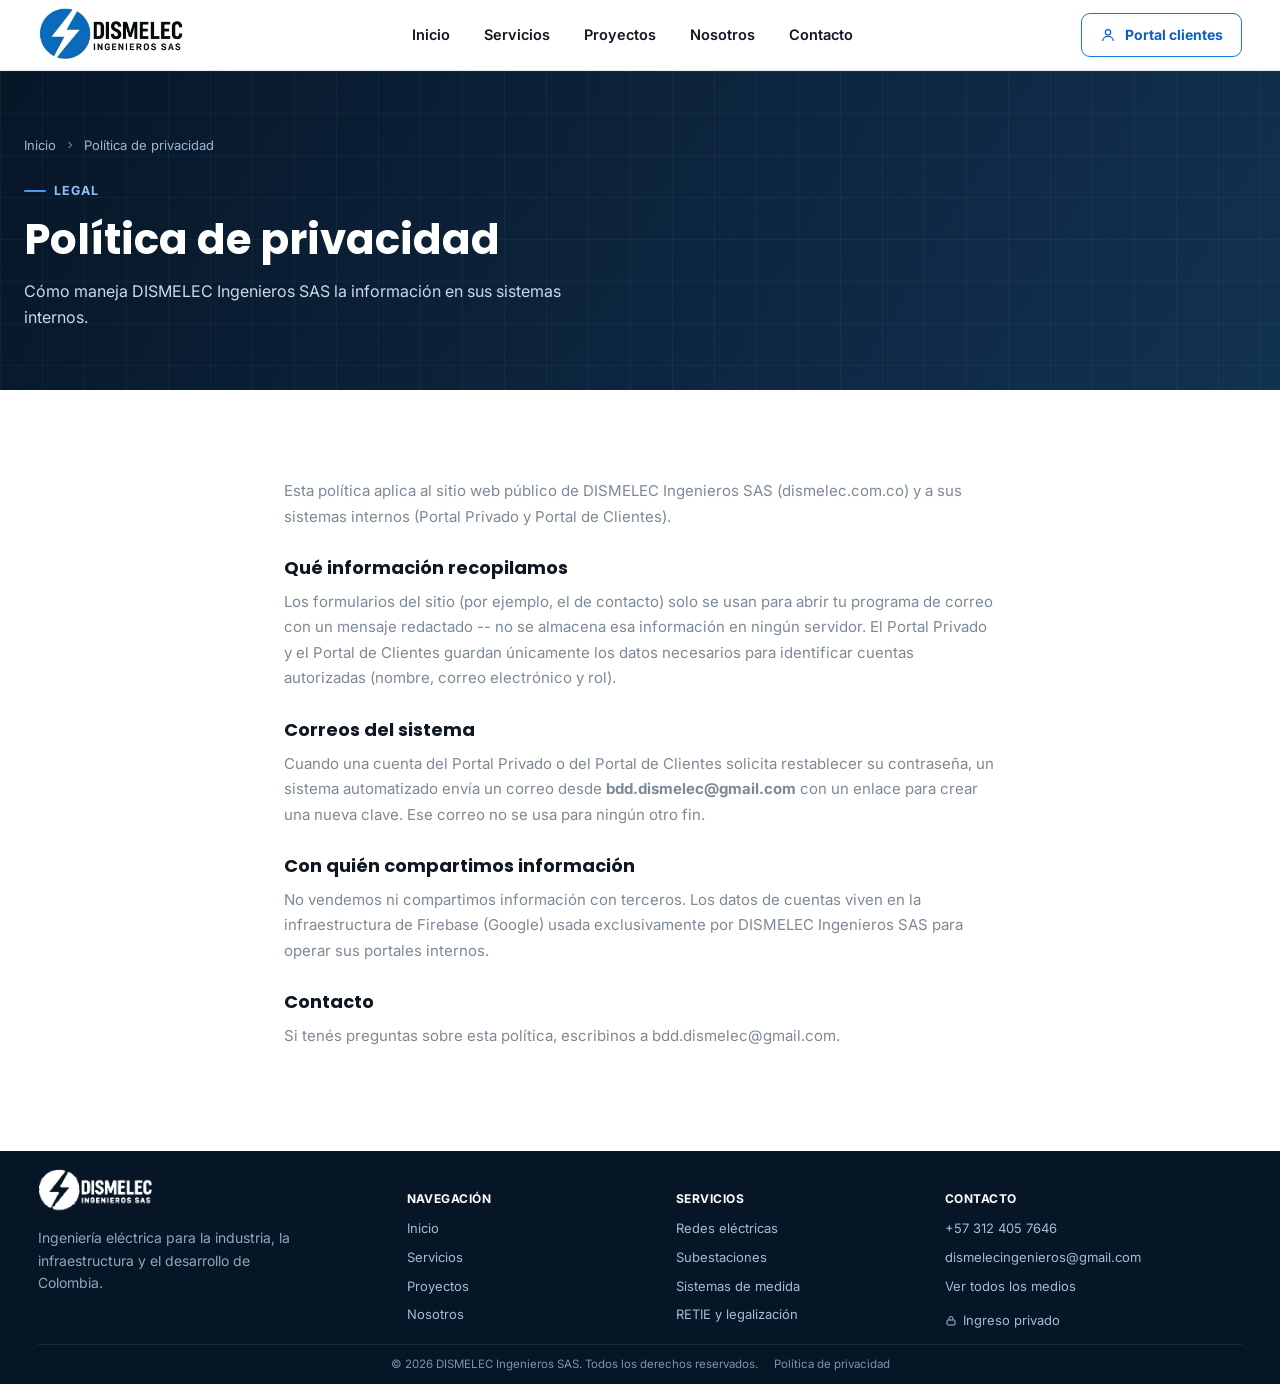
<file: privacidad.html>
<!DOCTYPE html>
<html lang="es">
<head>
<meta charset="UTF-8">
<meta name="viewport" content="width=device-width, initial-scale=1.0">
<title>Política de privacidad · DISMELEC Ingenieros SAS</title>
<meta name="robots" content="noindex, follow">
<link rel="icon" href="assets/img/logo-dismelec.png">
<link rel="preconnect" href="https://fonts.googleapis.com">
<link rel="preconnect" href="https://fonts.gstatic.com" crossorigin>
<link href="https://fonts.googleapis.com/css2?family=Inter:wght@400;500;600;700&family=Poppins:wght@600;700;800&display=swap" rel="stylesheet">
<link rel="stylesheet" href="assets/css/style.css">
</head>
<body data-page="privacidad">

<header class="site-header">
  <div class="container nav">
    <a href="index.html" class="brand"><img src="assets/img/logo-dismelec.png" alt="DISMELEC Ingenieros SAS"></a>
    <nav class="nav-links">
      <a href="index.html" data-page="index.html">Inicio</a>
      <a href="servicios.html" data-page="servicios.html">Servicios</a>
      <a href="proyectos.html" data-page="proyectos.html">Proyectos</a>
      <a href="nosotros.html" data-page="nosotros.html">Nosotros</a>
      <a href="contacto.html" data-page="contacto.html">Contacto</a>
    </nav>
    <div class="nav-actions">
      <a href="portal-clientes.html" class="btn-portal">
        <svg viewBox="0 0 24 24" fill="none" stroke="currentColor" stroke-width="1.8"><path d="M12 12a4 4 0 100-8 4 4 0 000 8z"/><path d="M4 21c0-4 3.6-7 8-7s8 3 8 7"/></svg>
        <span>Portal clientes</span>
      </a>
      <button class="nav-toggle" aria-label="Abrir menú" aria-expanded="false"><span></span><span></span><span></span></button>
    </div>
  </div>
</header>

<section class="page-hero">
  <div class="container">
    <div class="breadcrumb"><a href="index.html">Inicio</a><svg viewBox="0 0 24 24" fill="none" stroke="currentColor" stroke-width="2"><path d="M9 6l6 6-6 6"/></svg><span>Política de privacidad</span></div>
    <span class="eyebrow">Legal</span>
    <h1>Política de privacidad</h1>
    <p>Cómo maneja DISMELEC Ingenieros SAS la información en sus sistemas internos.</p>
  </div>
</section>

<section class="section">
  <div class="container" style="max-width:760px;font-size:15px;line-height:1.7;color:var(--muted)">
    <p style="margin-bottom:20px">Esta política aplica al sitio web público de DISMELEC Ingenieros SAS (dismelec.com.co) y a sus sistemas internos (Portal Privado y Portal de Clientes).</p>

    <h2 style="font-size:18px;color:var(--ink);margin:28px 0 10px">Qué información recopilamos</h2>
    <p>Los formularios del sitio (por ejemplo, el de contacto) solo se usan para abrir tu programa de correo con un mensaje redactado -- no se almacena esa información en ningún servidor. El Portal Privado y el Portal de Clientes guardan únicamente los datos necesarios para identificar cuentas autorizadas (nombre, correo electrónico y rol).</p>

    <h2 style="font-size:18px;color:var(--ink);margin:28px 0 10px">Correos del sistema</h2>
    <p>Cuando una cuenta del Portal Privado o del Portal de Clientes solicita restablecer su contraseña, un sistema automatizado envía un correo desde <strong>bdd.dismelec@gmail.com</strong> con un enlace para crear una nueva clave. Ese correo no se usa para ningún otro fin.</p>

    <h2 style="font-size:18px;color:var(--ink);margin:28px 0 10px">Con quién compartimos información</h2>
    <p>No vendemos ni compartimos información con terceros. Los datos de cuentas viven en la infraestructura de Firebase (Google) usada exclusivamente por DISMELEC Ingenieros SAS para operar sus portales internos.</p>

    <h2 style="font-size:18px;color:var(--ink);margin:28px 0 10px">Contacto</h2>
    <p>Si tenés preguntas sobre esta política, escribinos a <a href="mailto:bdd.dismelec@gmail.com">bdd.dismelec@gmail.com</a>.</p>
  </div>
</section>

<footer class="site-footer">
  <div class="container">
    <div class="footer-grid">
      <div class="footer-brand">
        <img src="assets/img/logo-dismelec-blanco.png" alt="DISMELEC Ingenieros SAS">
        <p>Ingeniería eléctrica para la industria, la infraestructura y el desarrollo de Colombia.</p>
      </div>
      <div class="footer-col">
        <h5>Navegación</h5>
        <ul><li><a href="index.html">Inicio</a></li><li><a href="servicios.html">Servicios</a></li><li><a href="proyectos.html">Proyectos</a></li><li><a href="nosotros.html">Nosotros</a></li></ul>
      </div>
      <div class="footer-col">
        <h5>Servicios</h5>
        <ul><li><a href="servicios.html#redes">Redes eléctricas</a></li><li><a href="servicios.html#subestaciones">Subestaciones</a></li><li><a href="servicios.html#medida">Sistemas de medida</a></li><li><a href="servicios.html#retie">RETIE y legalización</a></li></ul>
      </div>
      <div class="footer-col">
        <h5>Contacto</h5>
        <ul><li><a href="tel:+573000000000" data-c-tel>+57 300 000 0000</a></li><li><a href="mailto:contacto@dismelecingenieros.com" data-c-correo>contacto@dismelecingenieros.com</a></li><li><a href="contacto.html">Ver todos los medios</a></li></ul>
        <a href="admin.html" class="footer-ingreso"><svg viewBox="0 0 24 24" fill="none" stroke="currentColor" stroke-width="2"><rect x="4" y="10" width="16" height="10" rx="2"/><path d="M8 10V7a4 4 0 018 0v3"/></svg>Ingreso privado</a>
      </div>
    </div>
    <div class="footer-bottom">
      <span>© <span data-year></span> DISMELEC Ingenieros SAS. Todos los derechos reservados.</span>
      <span><a href="privacidad.html" style="color:inherit">Política de privacidad</a></span>
    </div>
  </div>
</footer>

<script src="assets/js/icons.js"></script>
<script src="assets/js/site-content.js"></script>
<script src="assets/js/main.js"></script>
</body>
</html>
</file>
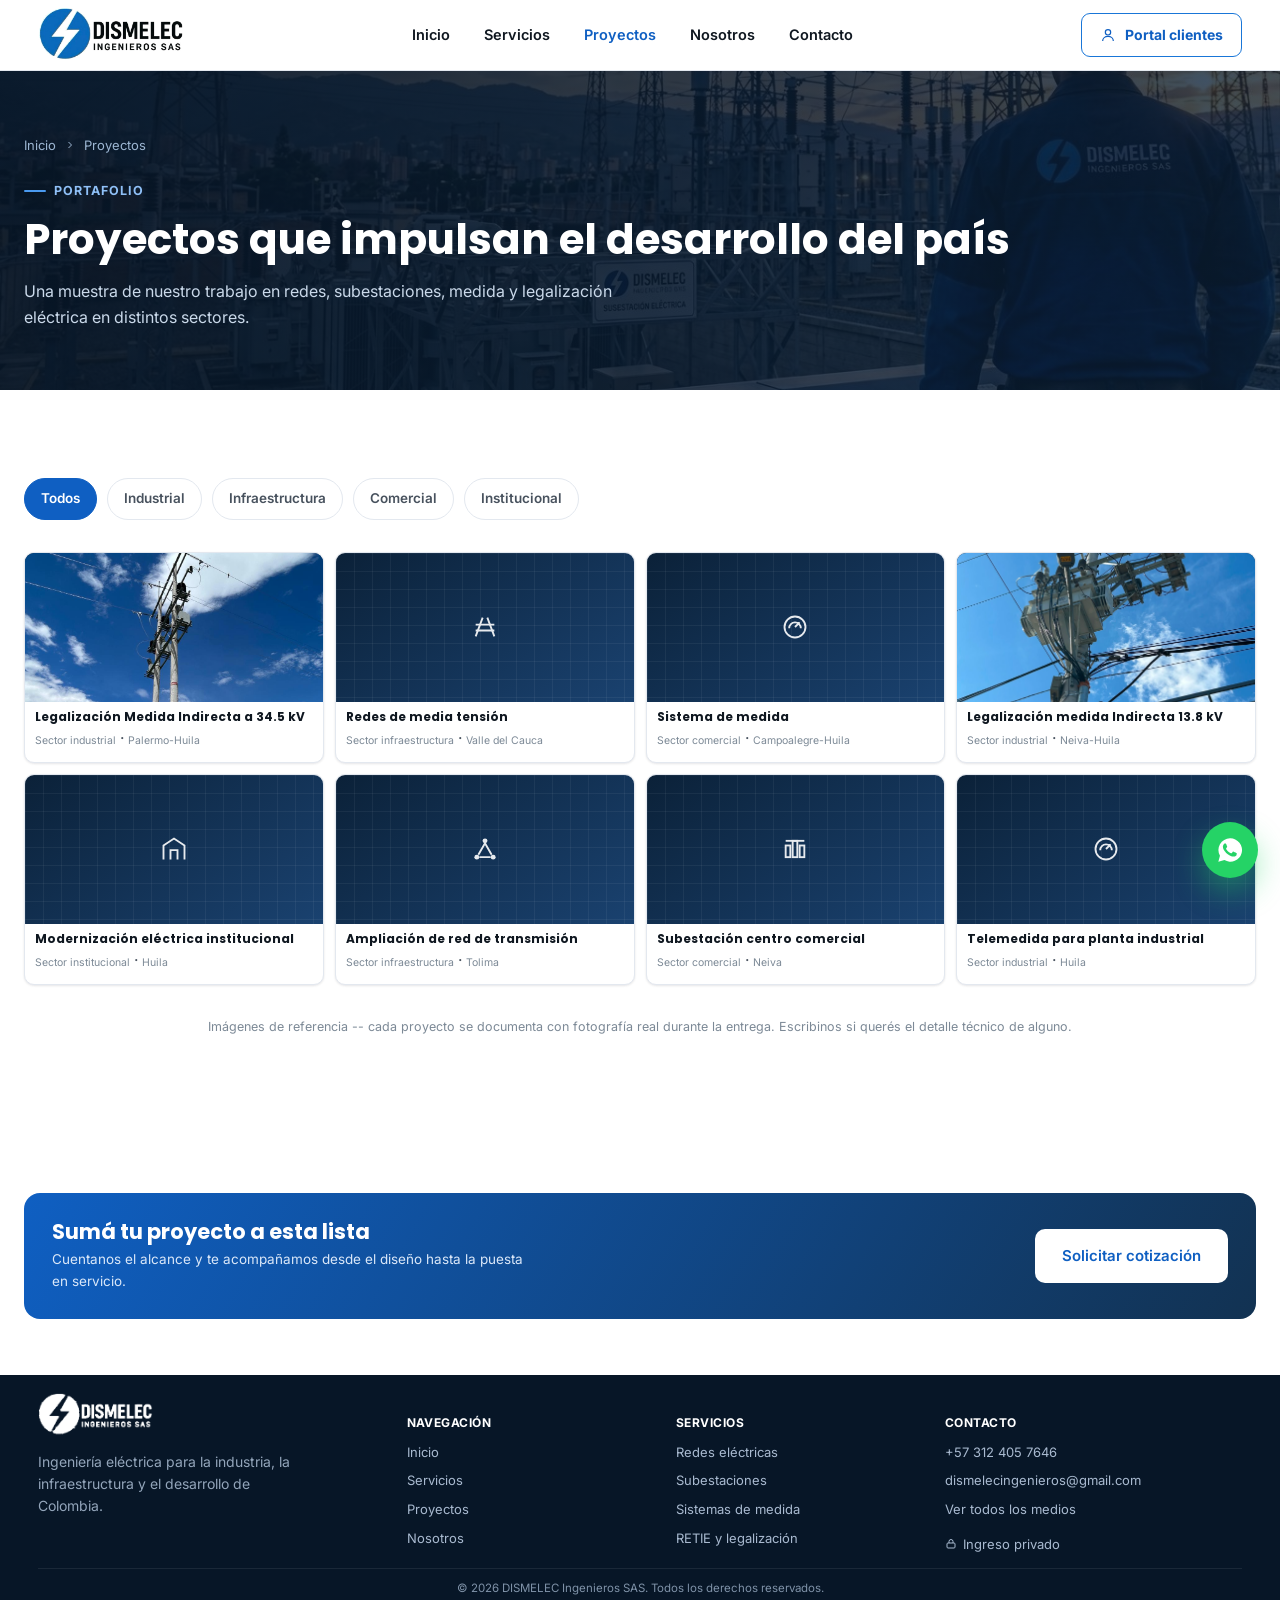
<file: proyectos.html>
<!DOCTYPE html>
<html lang="es">
<head>
<meta charset="UTF-8">
<meta name="viewport" content="width=device-width, initial-scale=1.0">
<title>Proyectos · DISMELEC Ingenieros SAS</title>
<meta name="description" content="Portafolio de proyectos de ingeniería eléctrica de DISMELEC Ingenieros SAS en Colombia.">
<link rel="icon" href="assets/img/logo-dismelec.png">
<link rel="preconnect" href="https://fonts.googleapis.com">
<link rel="preconnect" href="https://fonts.gstatic.com" crossorigin>
<link href="https://fonts.googleapis.com/css2?family=Inter:wght@400;500;600;700&family=Poppins:wght@600;700;800&display=swap" rel="stylesheet">
<link rel="stylesheet" href="assets/css/style.css">
</head>
<body data-page="proyectos">

<header class="site-header">
  <div class="container nav">
    <a href="index.html" class="brand"><img src="assets/img/logo-dismelec.png" alt="DISMELEC Ingenieros SAS"></a>
    <nav class="nav-links">
      <a href="index.html" data-page="index.html">Inicio</a>
      <a href="servicios.html" data-page="servicios.html">Servicios</a>
      <a href="proyectos.html" data-page="proyectos.html">Proyectos</a>
      <a href="nosotros.html" data-page="nosotros.html">Nosotros</a>
      <a href="contacto.html" data-page="contacto.html">Contacto</a>
    </nav>
    <div class="nav-actions">
      <a href="portal-clientes.html" class="btn-portal">
        <svg viewBox="0 0 24 24" fill="none" stroke="currentColor" stroke-width="1.8"><path d="M12 12a4 4 0 100-8 4 4 0 000 8z"/><path d="M4 21c0-4 3.6-7 8-7s8 3 8 7"/></svg>
        <span>Portal clientes</span>
      </a>
      <button class="nav-toggle" aria-label="Abrir menú" aria-expanded="false"><span></span><span></span><span></span></button>
    </div>
  </div>
</header>

<section class="page-hero">
  <div class="page-hero-photo"></div>
  <div class="container">
    <div class="breadcrumb"><a href="index.html">Inicio</a><svg viewBox="0 0 24 24" fill="none" stroke="currentColor" stroke-width="2"><path d="M9 6l6 6-6 6"/></svg><span>Proyectos</span></div>
    <span class="eyebrow" data-c="hero.eyebrow">Portafolio</span>
    <h1 data-c="hero.title">Proyectos que impulsan el desarrollo del país</h1>
    <p data-c="hero.lead">Una muestra de nuestro trabajo en redes, subestaciones, medida y legalización eléctrica en distintos sectores.</p>
  </div>
</section>

<section class="section">
  <div class="container">
    <div class="filter-row reveal">
      <button class="filter-btn active" data-filter="todos">Todos</button>
      <button class="filter-btn" data-filter="industrial">Industrial</button>
      <button class="filter-btn" data-filter="infraestructura">Infraestructura</button>
      <button class="filter-btn" data-filter="comercial">Comercial</button>
      <button class="filter-btn" data-filter="institucional">Institucional</button>
    </div>

    <div class="project-grid" id="proyectos-items">
      <a href="contacto.html" class="project-card reveal" id="subestacion-distribucion" data-sector="industrial">
        <div class="project-thumb"><svg viewBox="0 0 24 24" fill="none" stroke="currentColor" stroke-width="1.6"><rect x="4" y="9" width="4" height="10"/><rect x="10" y="5" width="4" height="14"/><rect x="16" y="9" width="4" height="10"/><path d="M4 5h16"/></svg></div>
        <div class="project-body"><h4>Subestación de distribución</h4><span>Sector industrial · Cundinamarca</span></div>
      </a>
      <a href="contacto.html" class="project-card reveal" id="redes-media-tension" data-sector="infraestructura">
        <div class="project-thumb"><svg viewBox="0 0 24 24" fill="none" stroke="currentColor" stroke-width="1.6"><path d="M4 20L10 4M20 20L14 4"/><path d="M4 10h16M4 15h16"/></svg></div>
        <div class="project-body"><h4>Redes de media tensión</h4><span>Sector infraestructura · Antioquia</span></div>
      </a>
      <a href="contacto.html" class="project-card reveal" id="sistema-medida-comercial" data-sector="comercial">
        <div class="project-thumb"><svg viewBox="0 0 24 24" fill="none" stroke="currentColor" stroke-width="1.6"><path d="M12 21a9 9 0 100-18 9 9 0 000 18z"/><path d="M12 12l4-4M7 13a5 5 0 0110 0"/></svg></div>
        <div class="project-body"><h4>Sistema de medida</h4><span>Sector comercial · Bogotá</span></div>
      </a>
      <a href="contacto.html" class="project-card reveal" id="legalizacion-retie" data-sector="industrial">
        <div class="project-thumb"><svg viewBox="0 0 24 24" fill="none" stroke="currentColor" stroke-width="1.6"><path d="M14 2H6a2 2 0 00-2 2v16a2 2 0 002 2h12a2 2 0 002-2V8z"/><path d="M14 2v6h6"/><path d="M9 15l2 2 4-4"/></svg></div>
        <div class="project-body"><h4>Legalización RETIE</h4><span>Sector industrial · Valle del Cauca</span></div>
      </a>
      <a href="contacto.html" class="project-card reveal" data-sector="institucional">
        <div class="project-thumb"><svg viewBox="0 0 24 24" fill="none" stroke="currentColor" stroke-width="1.6"><path d="M3 21V9l9-6 9 6v12"/><path d="M9 21v-8h6v8"/></svg></div>
        <div class="project-body"><h4>Modernización eléctrica institucional</h4><span>Sector institucional · Huila</span></div>
      </a>
      <a href="contacto.html" class="project-card reveal" data-sector="infraestructura">
        <div class="project-thumb"><svg viewBox="0 0 24 24" fill="none" stroke="currentColor" stroke-width="1.6"><circle cx="12" cy="5" r="2.1" fill="currentColor" stroke="none"/><circle cx="5" cy="19" r="2.1" fill="currentColor" stroke="none"/><circle cx="19" cy="19" r="2.1" fill="currentColor" stroke="none"/><path d="M12 7L6.3 17M12 7l5.7 10M7.2 19h9.6"/></svg></div>
        <div class="project-body"><h4>Ampliación de red de transmisión</h4><span>Sector infraestructura · Tolima</span></div>
      </a>
      <a href="contacto.html" class="project-card reveal" data-sector="comercial">
        <div class="project-thumb"><svg viewBox="0 0 24 24" fill="none" stroke="currentColor" stroke-width="1.6"><rect x="4" y="9" width="4" height="10"/><rect x="10" y="5" width="4" height="14"/><rect x="16" y="9" width="4" height="10"/><path d="M4 5h16"/></svg></div>
        <div class="project-body"><h4>Subestación centro comercial</h4><span>Sector comercial · Neiva</span></div>
      </a>
      <a href="contacto.html" class="project-card reveal" data-sector="industrial">
        <div class="project-thumb"><svg viewBox="0 0 24 24" fill="none" stroke="currentColor" stroke-width="1.6"><path d="M12 21a9 9 0 100-18 9 9 0 000 18z"/><path d="M12 12l4-4M7 13a5 5 0 0110 0"/></svg></div>
        <div class="project-body"><h4>Telemedida para planta industrial</h4><span>Sector industrial · Huila</span></div>
      </a>
    </div>

    <p class="form-note text-center" style="margin-top:32px">Imágenes de referencia -- cada proyecto se documenta con fotografía real durante la entrega. Escribinos si querés el detalle técnico de alguno.</p>
  </div>
</section>

<section class="section-tight">
  <div class="container">
    <div class="cta-band reveal">
      <div>
        <h3 data-c="cta.title">Sumá tu proyecto a esta lista</h3>
        <p data-c="cta.desc">Contanos el alcance y te acompañamos desde el diseño hasta la puesta en servicio.</p>
      </div>
      <div class="cta-actions">
        <a href="contacto.html#formulario" class="btn btn-primary" style="background:#fff;color:var(--blue-600);box-shadow:none" data-c="cta.ctaText">Solicitar cotización</a>
      </div>
    </div>
  </div>
</section>

<footer class="site-footer">
  <div class="container">
    <div class="footer-grid">
      <div class="footer-brand">
        <img src="assets/img/logo-dismelec-blanco.png" alt="DISMELEC Ingenieros SAS">
        <p>Ingeniería eléctrica para la industria, la infraestructura y el desarrollo de Colombia.</p>
      </div>
      <div class="footer-col">
        <h5>Navegación</h5>
        <ul><li><a href="index.html">Inicio</a></li><li><a href="servicios.html">Servicios</a></li><li><a href="proyectos.html">Proyectos</a></li><li><a href="nosotros.html">Nosotros</a></li></ul>
      </div>
      <div class="footer-col">
        <h5>Servicios</h5>
        <ul><li><a href="servicios.html#redes">Redes eléctricas</a></li><li><a href="servicios.html#subestaciones">Subestaciones</a></li><li><a href="servicios.html#medida">Sistemas de medida</a></li><li><a href="servicios.html#retie">RETIE y legalización</a></li></ul>
      </div>
      <div class="footer-col">
        <h5>Contacto</h5>
        <ul><li><a href="tel:+573000000000" data-c-tel>+57 300 000 0000</a></li><li><a href="mailto:contacto@dismelecingenieros.com" data-c-correo>contacto@dismelecingenieros.com</a></li><li><a href="contacto.html">Ver todos los medios</a></li></ul>
        <a href="admin.html" class="footer-ingreso"><svg viewBox="0 0 24 24" fill="none" stroke="currentColor" stroke-width="2"><rect x="4" y="10" width="16" height="10" rx="2"/><path d="M8 10V7a4 4 0 018 0v3"/></svg>Ingreso privado</a>
      </div>
    </div>
    <div class="footer-bottom">
      <span>© <span data-year></span> DISMELEC Ingenieros SAS. Todos los derechos reservados.</span>
    </div>
  </div>
</footer>

<a href="https://wa.me/573000000000" class="wa-float" target="_blank" rel="noopener" aria-label="Escribir por WhatsApp" data-c-whatsapp>
  <svg viewBox="0 0 24 24" fill="currentColor"><path d="M12 2a10 10 0 00-8.6 15L2 22l5.2-1.4A10 10 0 1012 2zm5.7 14.2c-.2.7-1.4 1.3-2 1.4-.5.1-1.1.1-1.8-.1-.4-.1-1-.3-1.7-.6-3-1.3-5-4.3-5.1-4.5-.2-.2-1.2-1.6-1.2-3.1s.8-2.2 1-2.5c.2-.3.5-.4.7-.4h.5c.2 0 .4 0 .6.5.2.5.7 1.8.8 1.9.1.2.1.4 0 .6-.1.2-.1.3-.3.5l-.4.5c-.1.2-.3.4-.1.7.2.3.8 1.3 1.7 2.1 1.2 1 2.1 1.4 2.4 1.5.3.1.5.1.7-.1.2-.2.7-.8.9-1.1.2-.3.4-.2.7-.1.3.1 1.7.8 2 .9.3.1.5.2.6.3.1.2.1.9-.1 1.6z"/></svg>
</a>

<script src="assets/js/icons.js"></script>
<script src="assets/js/site-content.js"></script>
<script src="assets/js/main.js"></script>
</body>
</html>
</file>
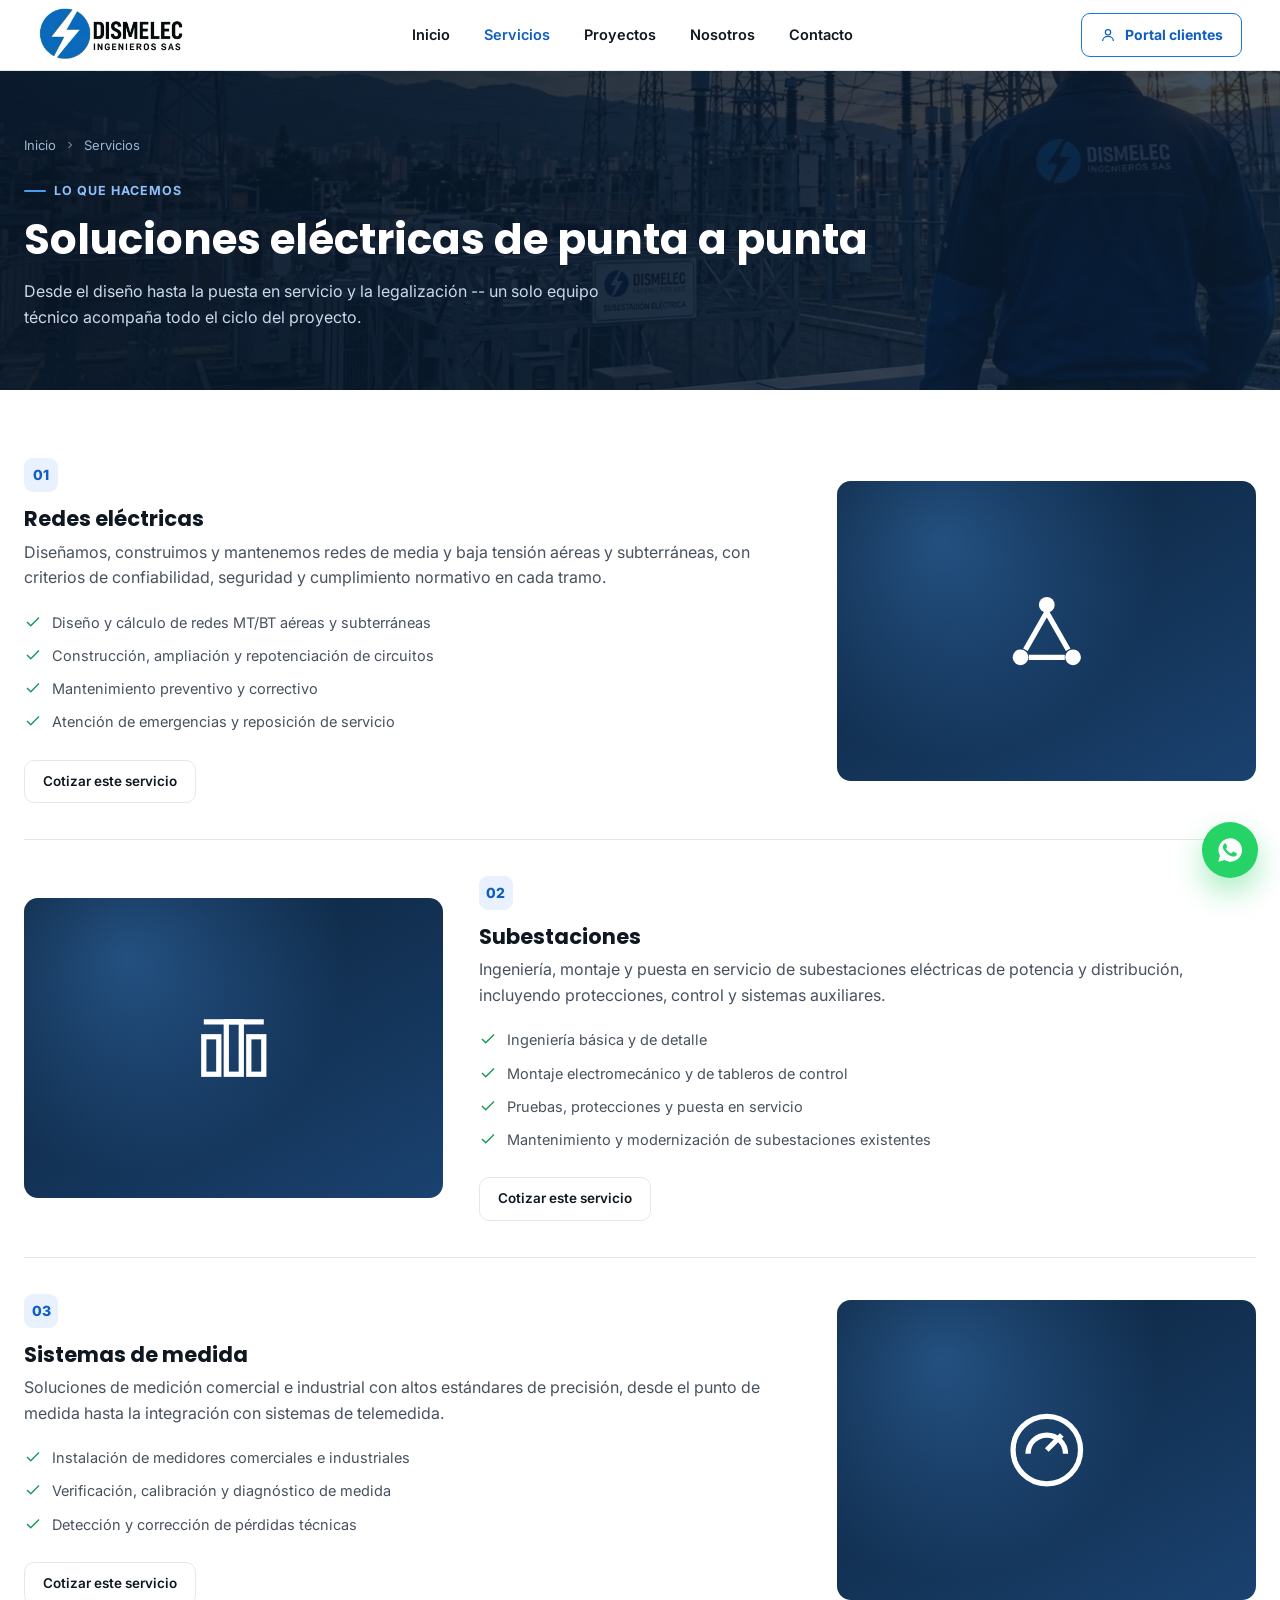
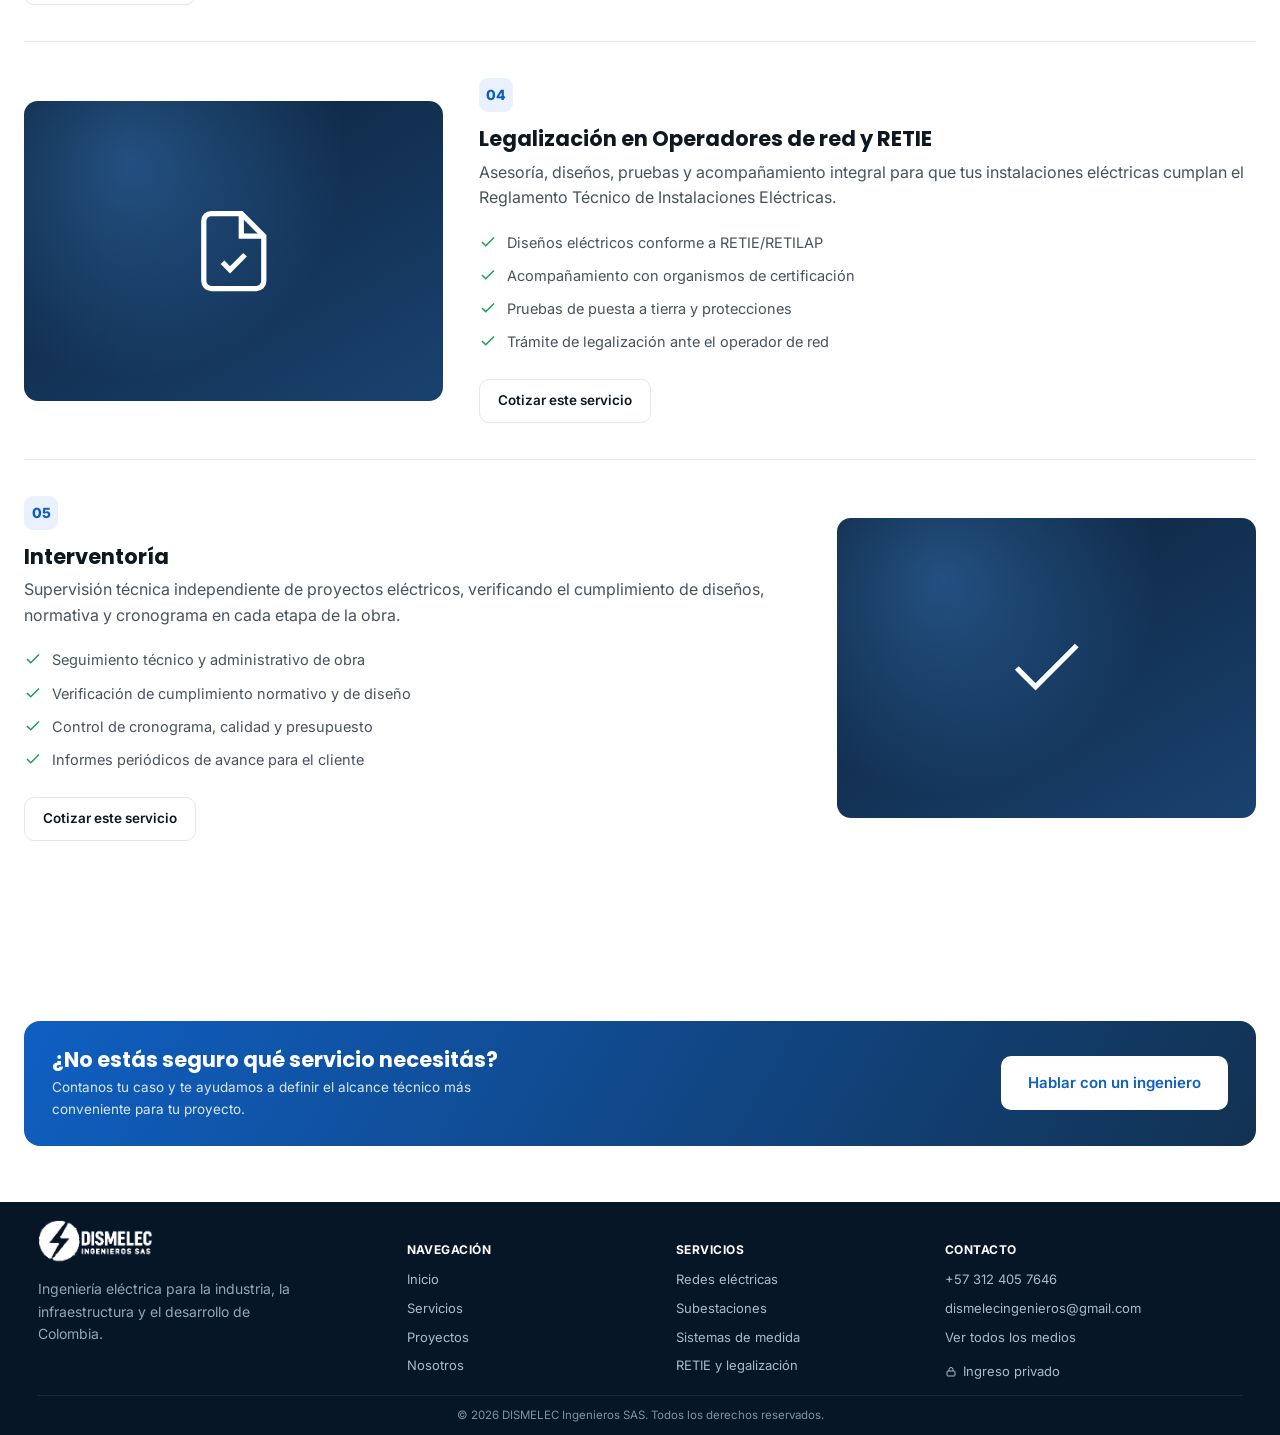
<file: servicios.html>
<!DOCTYPE html>
<html lang="es">
<head>
<meta charset="UTF-8">
<meta name="viewport" content="width=device-width, initial-scale=1.0">
<title>Servicios · DISMELEC Ingenieros SAS</title>
<meta name="description" content="Redes eléctricas, subestaciones, sistemas de medida y legalización RETIE -- soluciones de ingeniería eléctrica de DISMELEC Ingenieros SAS.">
<link rel="icon" href="assets/img/logo-dismelec.png">
<link rel="preconnect" href="https://fonts.googleapis.com">
<link rel="preconnect" href="https://fonts.gstatic.com" crossorigin>
<link href="https://fonts.googleapis.com/css2?family=Inter:wght@400;500;600;700&family=Poppins:wght@600;700;800&display=swap" rel="stylesheet">
<link rel="stylesheet" href="assets/css/style.css">
</head>
<body data-page="servicios">

<header class="site-header">
  <div class="container nav">
    <a href="index.html" class="brand"><img src="assets/img/logo-dismelec.png" alt="DISMELEC Ingenieros SAS"></a>
    <nav class="nav-links">
      <a href="index.html" data-page="index.html">Inicio</a>
      <a href="servicios.html" data-page="servicios.html">Servicios</a>
      <a href="proyectos.html" data-page="proyectos.html">Proyectos</a>
      <a href="nosotros.html" data-page="nosotros.html">Nosotros</a>
      <a href="contacto.html" data-page="contacto.html">Contacto</a>
    </nav>
    <div class="nav-actions">
      <a href="portal-clientes.html" class="btn-portal">
        <svg viewBox="0 0 24 24" fill="none" stroke="currentColor" stroke-width="1.8"><path d="M12 12a4 4 0 100-8 4 4 0 000 8z"/><path d="M4 21c0-4 3.6-7 8-7s8 3 8 7"/></svg>
        <span>Portal clientes</span>
      </a>
      <button class="nav-toggle" aria-label="Abrir menú" aria-expanded="false"><span></span><span></span><span></span></button>
    </div>
  </div>
</header>

<section class="page-hero">
  <div class="page-hero-photo"></div>
  <div class="container">
    <div class="breadcrumb"><a href="index.html">Inicio</a><svg viewBox="0 0 24 24" fill="none" stroke="currentColor" stroke-width="2"><path d="M9 6l6 6-6 6"/></svg><span>Servicios</span></div>
    <span class="eyebrow" data-c="hero.eyebrow">Lo que hacemos</span>
    <h1 data-c="hero.title">Soluciones eléctricas de punta a punta</h1>
    <p data-c="hero.lead">Desde el diseño hasta la puesta en servicio y la legalización -- un solo equipo técnico acompaña todo el ciclo del proyecto.</p>
  </div>
</section>

<section class="section" style="padding:32px 0 88px">
  <div class="container" id="servicios-items">

    <div class="service-block reveal" id="redes">
      <div>
        <span class="service-id">01</span>
        <h2>Redes eléctricas</h2>
        <p>Diseñamos, construimos y mantenemos redes de media y baja tensión aéreas y subterráneas, con criterios de confiabilidad, seguridad y cumplimiento normativo en cada tramo.</p>
        <ul class="service-check-list">
          <li><svg viewBox="0 0 24 24" fill="none" stroke="currentColor" stroke-width="2"><path d="M20 6L9 17l-5-5"/></svg>Diseño y cálculo de redes MT/BT aéreas y subterráneas</li>
          <li><svg viewBox="0 0 24 24" fill="none" stroke="currentColor" stroke-width="2"><path d="M20 6L9 17l-5-5"/></svg>Construcción, ampliación y repotenciación de circuitos</li>
          <li><svg viewBox="0 0 24 24" fill="none" stroke="currentColor" stroke-width="2"><path d="M20 6L9 17l-5-5"/></svg>Mantenimiento preventivo y correctivo</li>
          <li><svg viewBox="0 0 24 24" fill="none" stroke="currentColor" stroke-width="2"><path d="M20 6L9 17l-5-5"/></svg>Atención de emergencias y reposición de servicio</li>
        </ul>
        <a href="contacto.html#formulario" class="btn btn-outline-dark btn-sm">Cotizar este servicio</a>
      </div>
      <div class="service-visual">
        <svg viewBox="0 0 24 24" fill="none" stroke="currentColor" stroke-width="1.4"><circle cx="12" cy="5" r="2.1" fill="currentColor" stroke="none"/><circle cx="5" cy="19" r="2.1" fill="currentColor" stroke="none"/><circle cx="19" cy="19" r="2.1" fill="currentColor" stroke="none"/><path d="M12 7L6.3 17M12 7l5.7 10M7.2 19h9.6"/></svg>
      </div>
    </div>

    <div class="service-block reveal" id="subestaciones">
      <div class="service-visual">
        <svg viewBox="0 0 24 24" fill="none" stroke="currentColor" stroke-width="1.4"><rect x="4" y="9" width="4" height="10"/><rect x="10" y="5" width="4" height="14"/><rect x="16" y="9" width="4" height="10"/><path d="M4 5h16"/></svg>
      </div>
      <div>
        <span class="service-id">02</span>
        <h2>Subestaciones</h2>
        <p>Ingeniería, montaje y puesta en servicio de subestaciones eléctricas de potencia y distribución, incluyendo protecciones, control y sistemas auxiliares.</p>
        <ul class="service-check-list">
          <li><svg viewBox="0 0 24 24" fill="none" stroke="currentColor" stroke-width="2"><path d="M20 6L9 17l-5-5"/></svg>Ingeniería básica y de detalle</li>
          <li><svg viewBox="0 0 24 24" fill="none" stroke="currentColor" stroke-width="2"><path d="M20 6L9 17l-5-5"/></svg>Montaje electromecánico y de tableros de control</li>
          <li><svg viewBox="0 0 24 24" fill="none" stroke="currentColor" stroke-width="2"><path d="M20 6L9 17l-5-5"/></svg>Pruebas, protecciones y puesta en servicio</li>
          <li><svg viewBox="0 0 24 24" fill="none" stroke="currentColor" stroke-width="2"><path d="M20 6L9 17l-5-5"/></svg>Mantenimiento y modernización de subestaciones existentes</li>
        </ul>
        <a href="contacto.html#formulario" class="btn btn-outline-dark btn-sm">Cotizar este servicio</a>
      </div>
    </div>

    <div class="service-block reveal" id="medida">
      <div>
        <span class="service-id">03</span>
        <h2>Sistemas de medida</h2>
        <p>Soluciones de medición comercial e industrial con altos estándares de precisión, desde el punto de medida hasta la integración con sistemas de telemedida.</p>
        <ul class="service-check-list">
          <li><svg viewBox="0 0 24 24" fill="none" stroke="currentColor" stroke-width="2"><path d="M20 6L9 17l-5-5"/></svg>Instalación de medidores comerciales e industriales</li>
          <li><svg viewBox="0 0 24 24" fill="none" stroke="currentColor" stroke-width="2"><path d="M20 6L9 17l-5-5"/></svg>Sistemas de telemedida y monitoreo remoto</li>
          <li><svg viewBox="0 0 24 24" fill="none" stroke="currentColor" stroke-width="2"><path d="M20 6L9 17l-5-5"/></svg>Verificación, calibración y diagnóstico de medida</li>
          <li><svg viewBox="0 0 24 24" fill="none" stroke="currentColor" stroke-width="2"><path d="M20 6L9 17l-5-5"/></svg>Detección y corrección de pérdidas técnicas</li>
        </ul>
        <a href="contacto.html#formulario" class="btn btn-outline-dark btn-sm">Cotizar este servicio</a>
      </div>
      <div class="service-visual">
        <svg viewBox="0 0 24 24" fill="none" stroke="currentColor" stroke-width="1.4"><path d="M12 21a9 9 0 100-18 9 9 0 000 18z"/><path d="M12 12l4-4M7 13a5 5 0 0110 0"/></svg>
      </div>
    </div>

    <div class="service-block reveal" id="retie">
      <div class="service-visual">
        <svg viewBox="0 0 24 24" fill="none" stroke="currentColor" stroke-width="1.4"><path d="M14 2H6a2 2 0 00-2 2v16a2 2 0 002 2h12a2 2 0 002-2V8z"/><path d="M14 2v6h6"/><path d="M9 15l2 2 4-4"/></svg>
      </div>
      <div>
        <span class="service-id">04</span>
        <h2>RETIE y legalización</h2>
        <p>Asesoría, diseños, pruebas y acompañamiento integral para que tus instalaciones eléctricas cumplan el Reglamento Técnico de Instalaciones Eléctricas.</p>
        <ul class="service-check-list">
          <li><svg viewBox="0 0 24 24" fill="none" stroke="currentColor" stroke-width="2"><path d="M20 6L9 17l-5-5"/></svg>Diseños eléctricos conforme a RETIE/RETILAP</li>
          <li><svg viewBox="0 0 24 24" fill="none" stroke="currentColor" stroke-width="2"><path d="M20 6L9 17l-5-5"/></svg>Acompañamiento con organismos de certificación</li>
          <li><svg viewBox="0 0 24 24" fill="none" stroke="currentColor" stroke-width="2"><path d="M20 6L9 17l-5-5"/></svg>Pruebas de puesta a tierra y protecciones</li>
          <li><svg viewBox="0 0 24 24" fill="none" stroke="currentColor" stroke-width="2"><path d="M20 6L9 17l-5-5"/></svg>Trámite de legalización ante el operador de red</li>
        </ul>
        <a href="contacto.html#formulario" class="btn btn-outline-dark btn-sm">Cotizar este servicio</a>
      </div>
    </div>

  </div>
</section>

<section class="section-tight">
  <div class="container">
    <div class="cta-band reveal">
      <div>
        <h3 data-c="cta.title">¿No estás seguro qué servicio necesitás?</h3>
        <p data-c="cta.desc">Contanos tu caso y te ayudamos a definir el alcance técnico más conveniente para tu proyecto.</p>
      </div>
      <div class="cta-actions">
        <a href="contacto.html#formulario" class="btn btn-primary" style="background:#fff;color:var(--blue-600);box-shadow:none" data-c="cta.ctaText">Hablar con un ingeniero</a>
      </div>
    </div>
  </div>
</section>

<footer class="site-footer">
  <div class="container">
    <div class="footer-grid">
      <div class="footer-brand">
        <img src="assets/img/logo-dismelec-blanco.png" alt="DISMELEC Ingenieros SAS">
        <p>Ingeniería eléctrica para la industria, la infraestructura y el desarrollo de Colombia.</p>
      </div>
      <div class="footer-col">
        <h5>Navegación</h5>
        <ul><li><a href="index.html">Inicio</a></li><li><a href="servicios.html">Servicios</a></li><li><a href="proyectos.html">Proyectos</a></li><li><a href="nosotros.html">Nosotros</a></li></ul>
      </div>
      <div class="footer-col">
        <h5>Servicios</h5>
        <ul><li><a href="servicios.html#redes">Redes eléctricas</a></li><li><a href="servicios.html#subestaciones">Subestaciones</a></li><li><a href="servicios.html#medida">Sistemas de medida</a></li><li><a href="servicios.html#retie">RETIE y legalización</a></li></ul>
      </div>
      <div class="footer-col">
        <h5>Contacto</h5>
        <ul><li><a href="tel:+573000000000" data-c-tel>+57 300 000 0000</a></li><li><a href="mailto:contacto@dismelecingenieros.com" data-c-correo>contacto@dismelecingenieros.com</a></li><li><a href="contacto.html">Ver todos los medios</a></li></ul>
        <a href="admin.html" class="footer-ingreso"><svg viewBox="0 0 24 24" fill="none" stroke="currentColor" stroke-width="2"><rect x="4" y="10" width="16" height="10" rx="2"/><path d="M8 10V7a4 4 0 018 0v3"/></svg>Ingreso privado</a>
      </div>
    </div>
    <div class="footer-bottom">
      <span>© <span data-year></span> DISMELEC Ingenieros SAS. Todos los derechos reservados.</span>
    </div>
  </div>
</footer>

<a href="https://wa.me/573000000000" class="wa-float" target="_blank" rel="noopener" aria-label="Escribir por WhatsApp" data-c-whatsapp>
  <svg viewBox="0 0 24 24" fill="currentColor"><path d="M12 2a10 10 0 00-8.6 15L2 22l5.2-1.4A10 10 0 1012 2zm5.7 14.2c-.2.7-1.4 1.3-2 1.4-.5.1-1.1.1-1.8-.1-.4-.1-1-.3-1.7-.6-3-1.3-5-4.3-5.1-4.5-.2-.2-1.2-1.6-1.2-3.1s.8-2.2 1-2.5c.2-.3.5-.4.7-.4h.5c.2 0 .4 0 .6.5.2.5.7 1.8.8 1.9.1.2.1.4 0 .6-.1.2-.1.3-.3.5l-.4.5c-.1.2-.3.4-.1.7.2.3.8 1.3 1.7 2.1 1.2 1 2.1 1.4 2.4 1.5.3.1.5.1.7-.1.2-.2.7-.8.9-1.1.2-.3.4-.2.7-.1.3.1 1.7.8 2 .9.3.1.5.2.6.3.1.2.1.9-.1 1.6z"/></svg>
</a>

<script src="assets/js/icons.js"></script>
<script src="assets/js/site-content.js"></script>
<script src="assets/js/main.js"></script>
</body>
</html>
</file>
<file: assets/css/style.css>
/* ============================================================
   DISMELEC INGENIEROS SAS -- hoja de estilos general del sitio
   ============================================================ */

:root{
  --navy-950:#071627;
  --navy-900:#0b2138;
  --navy-800:#123252;
  --navy-700:#1a4270;
  --blue-600:#0f5fc2;
  --blue-500:#1976d8;
  --blue-400:#4a9af0;
  --blue-100:#e8f1fd;
  --ink:#0f1720;
  --body:#48525e;
  --muted:#7c8996;
  --bg:#ffffff;
  --bg-soft:#f4f7fb;
  --bg-soft-2:#eef2f8;
  --border:#e3e8ef;
  --success:#1c9a5b;
  --surface:#ffffff;
  --radius:14px;
  --radius-sm:9px;
  --shadow-sm:0 1px 3px rgba(15,23,42,.06), 0 1px 2px rgba(15,23,42,.05);
  --shadow-md:0 10px 30px rgba(11,33,56,.10);
  --shadow-lg:0 24px 60px rgba(11,33,56,.18);
  --container:1560px;
}

/* Tema oscuro -- usado en el portal privado / portal de clientes (ver
   assets/js/theme.js). El sitio público no muestra el botón para
   cambiarlo, pero hereda las variables sin problema si alguna vez hace
   falta. */
:root[data-theme="dark"]{
  --ink:#eef2f8;
  --body:#c3ccd6;
  --muted:#8a97a6;
  --bg:#0f1720;
  --bg-soft:#16202c;
  --bg-soft-2:#1c2733;
  --border:#2a3644;
  --surface:#16202c;
  --blue-100:#123252;
}

*,*::before,*::after{box-sizing:border-box}
html{scroll-behavior:smooth}
body{
  margin:0;
  font-family:"Inter",system-ui,-apple-system,Segoe UI,Roboto,sans-serif;
  color:var(--body);
  background:var(--bg);
  -webkit-font-smoothing:antialiased;
  line-height:1.6;
}
h1,h2,h3,h4{
  font-family:"Poppins","Inter",sans-serif;
  color:var(--ink);
  line-height:1.2;
  margin:0 0 .5em;
  font-weight:700;
}
p{margin:0 0 1em}
a{color:inherit;text-decoration:none}
img{max-width:100%;display:block}
ul{margin:0;padding:0;list-style:none}
button{font:inherit}

.container{max-width:var(--container);margin:0 auto;padding:0 24px}
.section{padding:88px 0}
.section-tight{padding:56px 0}
@media (max-width:780px){
  .section{padding:56px 0}
  .section-tight{padding:36px 0}
}

.eyebrow{
  display:inline-flex;align-items:center;gap:8px;
  font-size:12.5px;font-weight:700;letter-spacing:.08em;text-transform:uppercase;
  color:var(--blue-600);margin-bottom:14px;
}
.eyebrow::before{content:"";width:22px;height:2px;background:var(--blue-500);display:inline-block;border-radius:2px}

.section-head{max-width:680px;margin:0 0 44px}
.section-head.center{margin-inline:auto;text-align:center}
.section-head h2{font-size:clamp(26px,3.4vw,36px)}
.section-head p{color:var(--muted);font-size:16px;margin:0}

/* ---------- Botones ---------- */
.btn{
  display:inline-flex;align-items:center;justify-content:center;gap:10px;
  padding:14px 26px;border-radius:10px;font-weight:600;font-size:15px;
  border:1.5px solid transparent;cursor:pointer;transition:.18s ease;
  white-space:nowrap;
}
.btn svg{width:16px;height:16px;flex:none}
.btn-primary{background:var(--blue-600);color:#fff;box-shadow:0 10px 24px rgba(15,95,194,.28)}
.btn-primary:hover{background:#0d55ad;transform:translateY(-1px)}
.btn-outline{background:transparent;border-color:rgba(255,255,255,.55);color:#fff}
.btn-outline:hover{background:rgba(255,255,255,.12);border-color:#fff}
.btn-outline-dark{background:transparent;border-color:var(--border);color:var(--ink)}
.btn-outline-dark:hover{border-color:var(--blue-500);color:var(--blue-600);background:var(--blue-100)}
.btn-block{width:100%}
.btn-sm{padding:10px 18px;font-size:13.5px}

/* ---------- Header ---------- */
.site-header{
  position:sticky;top:0;z-index:60;
  background:rgba(255,255,255,.92);
  backdrop-filter:saturate(180%) blur(10px);
  border-bottom:1px solid var(--border);
}
.nav{display:flex;align-items:center;justify-content:space-between;height:70px;gap:24px}
.brand{display:flex;align-items:center;gap:10px;flex:none}
.brand img{height:56px;width:auto}
/* El header y el hero deben pegarse al borde real del viewport en
   pantallas anchas -- pedido explícito, 2 rondas seguidas ("todo lo que
   desperdicias" / "casi al borde"): el .container centrado (1560px) deja
   un margen grande en monitores anchos. Estos 2 puntos usan un padding
   fijo en vez del max-width centrado del resto del sitio. */
.site-header .container{max-width:none;padding-left:clamp(20px,3vw,48px);padding-right:clamp(20px,3vw,48px)}
.nav-links{display:flex;align-items:center;gap:6px;margin:0 auto}
.nav-links a{
  padding:10px 14px;border-radius:8px;font-weight:600;font-size:14.5px;color:var(--ink);
  transition:.15s;
}
.nav-links a:hover{color:var(--blue-600);background:var(--bg-soft)}
.nav-links a.active{color:var(--blue-600)}
.nav-actions{display:flex;align-items:center;gap:14px;flex:none}
/* "Portal clientes" -- PÚBLICO, para que los clientes de DISMELEC entren
   a ver sus proyectos (distinto del "Ingreso privado" del footer, que es
   para el equipo interno editar el sitio -- ver assets/js/admin.js). */
.btn-portal{
  display:inline-flex;align-items:center;gap:9px;padding:10px 18px;border-radius:9px;
  border:1.5px solid var(--blue-500);color:var(--blue-600);font-weight:700;font-size:14px;
}
.btn-portal:hover{background:var(--blue-500);color:#fff}
.btn-portal svg{width:16px;height:16px}

.nav-toggle{display:none;flex-direction:column;gap:5px;background:none;border:0;cursor:pointer;padding:8px}
.nav-toggle span{width:24px;height:2px;background:var(--ink);border-radius:2px;transition:.2s}

@media (max-width:960px){
  .nav-toggle{display:flex}
  /* El logo grande (pensado para escritorio) + "Portal clientes" con
     texto + el botón hamburguesa no entran en un celular -- el toggle
     quedaba empujado fuera de la pantalla. Se achica el logo y el gap
     entre bloques solo en mobile. */
  .nav{height:64px;gap:10px}
  .brand img{height:34px}
  /* "Portal clientes" vuelve a competir por espacio en mobile -- se
     achica a solo el ícono (sin el texto) para no repetir el mismo
     desborde que empujaba el botón hamburguesa fuera de la pantalla. */
  .btn-portal{padding:9px 11px}
  .btn-portal span{display:none}
  /* position:absolute (no fixed) anclado al header, que ya es el
     containing block (sticky + backdrop-filter) -- "fixed" acá se
     posicionaba relativo al HEADER en vez del viewport, porque
     backdrop-filter en un ancestro crea su propio containing block para
     los descendientes fixed (comportamiento real de CSS, no bug de
     navegador): el menú quedaba comprimido a los ~37px que le sobraban
     dentro del header en vez de cubrir la pantalla. */
  .nav-links{
    position:absolute;top:100%;left:0;right:0;max-height:calc(100vh - 64px);
    background:#fff;flex-direction:column;align-items:stretch;
    padding:18px;gap:4px;transform:translateY(-8px);opacity:0;pointer-events:none;
    transition:.2s ease;border-top:1px solid var(--border);overflow:auto;
  }
  .nav-links a{padding:14px 12px;font-size:16px;border-bottom:1px solid var(--bg-soft)}
  body.nav-open .nav-links{transform:translateY(0);opacity:1;pointer-events:auto}
}

/* ---------- Hero ---------- */
.hero{
  position:relative;overflow:hidden;color:#fff;
  background:var(--navy-950);
  padding:44px 0 40px;
  min-height:340px;display:flex;align-items:center;
}
/* Foto real de DISMELEC a pantalla completa por el lado derecho -- pedido
   explícito ("se está desperdiciando espacio a los laterales... te anexo
   la foto como de portada que va de fondo"): a diferencia del SVG
   anterior, la imagen sangra hasta el borde derecho del viewport, sin
   quedar encajonada en el .container. */
.hero-photo{
  position:absolute;inset:0 0 0 34%;
  background-size:cover;background-position:center 30%;
}
.hero-photo::after{
  content:"";position:absolute;inset:0;
  background:linear-gradient(100deg,
    var(--navy-950) 0%, var(--navy-950) 8%,
    rgba(7,22,39,.88) 22%, rgba(7,22,39,.45) 46%, rgba(7,22,39,.12) 66%, transparent 80%);
}
.hero::after{
  content:"";position:absolute;inset:0;pointer-events:none;z-index:1;
  background:linear-gradient(180deg, rgba(7,22,39,.15), transparent 18%, transparent 78%, rgba(7,22,39,.35));
}
@media (max-width:960px){
  .hero-photo{inset:0}
  .hero-photo::after{background:linear-gradient(180deg, rgba(7,22,39,.55) 0%, rgba(7,22,39,.82) 55%, var(--navy-950) 92%)}
}
.hero-inner{position:relative;z-index:2;max-width:640px}
/* margin:0 (no "0 auto" heredado de .container) -- .hero es display:flex,
   así que el "auto" del margin quedaba centrando el bloque de texto como
   ítem flex (le sobraba ancho a la derecha y flexbox lo repartía en
   partes iguales a los 2 lados) -- por eso el padding de arriba solo NO
   alcanzaba para pegar el texto al borde, seguía viéndose centrado. */
.hero .container{max-width:none;margin:0;width:100%;padding-left:clamp(20px,3vw,48px);padding-right:24px}
/* Pedido explícito (marcado con flecha en captura): el rótulo va en la
   esquina inferior derecha, sobre la foto -- como en la imagen de
   referencia original -- no como badge arriba del título. */
/* Las tarjetas de servicio ya NO se montan encima del hero (antes tenían
   margin-top negativo tapando parte de la foto -- pedido explícito
   "sigo viendo las tarjetas encima de las imágenes", van debajo, sin
   superponerse) -- por eso el rótulo puede volver a un margen chico,
   sin necesidad de dejarle hueco a una tarjeta que ya no la tapa. */
.hero-tag-corner{
  position:absolute;z-index:2;right:clamp(20px,3vw,48px);bottom:26px;
  color:#eef4fb;font-size:13px;font-weight:600;line-height:1.35;text-align:right;
  text-shadow:0 2px 10px rgba(0,0,0,.55);
}
.hero h1{font-size:clamp(30px,4vw,46px);color:#fff;margin-bottom:14px;letter-spacing:-.01em}
.hero p.lead{font-size:16.5px;color:#c9d7e6;max-width:560px;margin-bottom:22px}
.hero-actions{display:flex;gap:14px;flex-wrap:wrap}

/* ---------- Tarjetas de valor (features) ---------- */
.feature-strip{
  display:grid;grid-template-columns:repeat(4,1fr);gap:20px;align-items:start;
  position:relative;z-index:3;margin-top:28px;
}
@media (max-width:960px){.feature-strip{grid-template-columns:1fr 1fr}}
@media (max-width:560px){.feature-strip{grid-template-columns:1fr}}
.feature-card{
  background:#fff;border:1px solid var(--border);border-radius:var(--radius);
  padding:16px 18px;box-shadow:var(--shadow-md);display:flex;align-items:flex-start;gap:13px;
  transition:.18s ease;
}
.feature-card:hover{transform:translateY(-4px);box-shadow:var(--shadow-lg);border-color:var(--blue-400)}
.feature-icon{
  width:42px;height:42px;border-radius:10px;background:var(--blue-100);
  display:flex;align-items:center;justify-content:center;color:var(--blue-600);flex:none;
  overflow:hidden;
}
.feature-icon svg{width:21px;height:21px}
/* Foto en vez de ícono -- ocupa el mismo cuadradito, no agranda la
   tarjeta (pedido explícito: "la imagen no ocupa tanto espacio"). */
.feature-icon-img{width:100%;height:100%;object-fit:cover}
/* Ícono a la izquierda, texto al lado -- no apilado (pedido explícito:
   "va ícono y al lado el texto y son más pequeñas"). */
.feature-body{display:flex;flex-direction:column;gap:3px;min-width:0}
.feature-card h3{font-size:14.5px;margin:0}
.feature-card p{font-size:12.5px;color:var(--muted);margin:0;line-height:1.45}
.feature-more{
  margin-top:5px;display:inline-flex;align-items:center;gap:6px;color:var(--blue-600);
  font-weight:700;font-size:12.5px;
}
.feature-card .feature-more svg{width:14px;height:14px;transition:.15s}
.feature-card:hover .feature-more svg{transform:translateX(3px)}

/* ---------- Barra de estadisticas ---------- */
.stats-bar{background:var(--bg-soft);border-top:1px solid var(--border);border-bottom:1px solid var(--border)}
.stats-grid{display:grid;grid-template-columns:repeat(4,1fr);gap:28px;padding:26px 0}
@media (max-width:860px){.stats-grid{grid-template-columns:1fr 1fr}}
.stat-item{display:flex;align-items:center;gap:14px}
.stat-icon{
  width:46px;height:46px;border-radius:10px;background:#fff;border:1px solid var(--border);
  display:flex;align-items:center;justify-content:center;color:var(--blue-600);flex:none;
}
.stat-icon svg{width:22px;height:22px}
.stat-item strong{display:block;font-size:19px;color:var(--ink);font-family:"Poppins",sans-serif}
.stat-item span{display:block;font-size:13px;color:var(--muted)}

/* ---------- Proyectos destacados ---------- */
.projects-head{display:flex;align-items:flex-end;justify-content:space-between;gap:24px;flex-wrap:wrap;margin-bottom:12px}
.projects-head .section-head{margin:0}
.projects-head .section-head .eyebrow{font-size:10.5px;margin-bottom:4px}
.projects-head .section-head h2{font-size:16px;margin-bottom:2px}
.projects-head .section-head p{font-size:11.5px}
.project-grid{display:grid;grid-template-columns:repeat(4,1fr);gap:11px}
@media (max-width:960px){.project-grid{grid-template-columns:1fr 1fr}}
@media (max-width:560px){.project-grid{grid-template-columns:1fr}}
.project-card{
  border-radius:10px;overflow:hidden;border:1px solid var(--border);
  background:#fff;box-shadow:var(--shadow-sm);transition:.18s ease;
}
.project-card:hover{box-shadow:var(--shadow-md);transform:translateY(-3px)}
.project-thumb{
  aspect-ratio:2/1;position:relative;display:flex;align-items:center;justify-content:center;
  background:linear-gradient(145deg,var(--navy-900),var(--navy-700));color:#fff;
}
.project-thumb svg{width:28px;height:28px;opacity:.9}
.project-thumb::after{
  content:"";position:absolute;inset:0;
  background-image:linear-gradient(rgba(255,255,255,.05) 1px, transparent 1px),linear-gradient(90deg, rgba(255,255,255,.05) 1px, transparent 1px);
  background-size:18px 18px;
}
/* Foto en vez de ícono -- llena el mismo recuadro, sin agrandar la
   tarjeta. */
.project-thumb-img{position:absolute;inset:0;width:100%;height:100%;object-fit:cover;z-index:1}
.project-body{padding:8px 10px 10px}
.project-body h4{font-size:12px;margin-bottom:2px}
.project-body span{font-size:10.5px;color:var(--muted)}

/* ---------- Franjas de color / CTA ---------- */
.cta-band{
  background:linear-gradient(120deg,var(--blue-600),var(--navy-800));
  color:#fff;border-radius:16px;padding:26px 28px;
  display:flex;align-items:center;justify-content:space-between;gap:24px;flex-wrap:wrap;
}
.cta-band h3{color:#fff;font-size:clamp(17px,2vw,21px);margin-bottom:5px}
.cta-band p{color:#dbe8f9;margin:0;max-width:480px;font-size:13.5px}
.cta-actions{display:flex;gap:12px;flex-wrap:wrap}

/* ---------- Listas de servicios ---------- */
.service-block{
  display:grid;grid-template-columns:1.3fr .7fr;gap:36px;align-items:center;
  padding:36px 0;border-bottom:1px solid var(--border);
}
/* Cuando la imagen va primero en el HTML (bloques pares -- Subestaciones,
   RETIE...) las columnas tenían que invertirse TAMBIÉN, si no la columna
   ancha (1.3fr) le tocaba a la imagen y la angosta (.7fr) al texto --
   al revés de lo que hace falta. Eso dejaba la imagen con hueco de sobra
   a los costados (topada en max-width dentro de una columna enorme) y el
   párrafo apretado en muy poco ancho, partiéndose en 3 líneas en vez de
   1-2 (bug real visto en captura). */
.service-block:nth-child(even){grid-template-columns:.7fr 1.3fr}
.service-block h2{font-size:21px;margin-bottom:8px}
.service-block:last-child{border-bottom:0}
/* El zigzag (imagen a la izquierda o derecha, alternado) ya lo resuelve
   el orden real de los elementos en el HTML/JS -- acá NO hace falta
   "order" por CSS; había una regla vieja (nth-child(even){order:2}) que
   competía con ese orden real y lo anulaba, dejando la imagen siempre a
   la derecha (bug real visto en captura, las 4 imágenes del mismo lado). */
@media (max-width:860px){
  .service-block,.service-block:nth-child(even){grid-template-columns:1fr}
}
/* Alto Y ancho fijos -- pedido explícito ("estilo cascada" con las
   imágenes del mismo tamaño en todos los bloques). Con solo el alto fijo
   (probado antes) la imagen igual se veía distinta entre bloques: cuando
   cae del lado izquierdo (columna ancha, 1.3fr) se estira a lo ancho y
   se ve una franja achatada; del lado derecho (columna angosta, .7fr) se
   ve más cuadrada. Con max-width fijo también, queda el mismo rectángulo
   sin importar de qué lado caiga -- centrado en su columna. */
.service-visual{
  height:300px;width:100%;max-width:420px;margin-inline:auto;border-radius:var(--radius);
  background:linear-gradient(150deg,var(--navy-900),var(--navy-700));
  display:flex;align-items:center;justify-content:center;color:#bcd6f7;position:relative;overflow:hidden;
}
.service-visual svg{width:30%;height:30%;color:#fff;position:relative;z-index:1}
.service-visual::after{
  content:"";position:absolute;inset:0;
  background-image:radial-gradient(circle at 25% 20%, rgba(74,154,240,.35), transparent 55%);
}
.service-id{
  display:inline-flex;align-items:center;justify-content:center;width:34px;height:34px;border-radius:9px;
  background:var(--blue-100);color:var(--blue-600);font-weight:800;font-size:14px;margin-bottom:14px;
}
.service-check-list{display:flex;flex-direction:column;gap:10px;margin:20px 0 26px}
.service-check-list li{display:flex;align-items:flex-start;gap:10px;font-size:14.5px;color:var(--body)}
.service-check-list svg{width:18px;height:18px;color:var(--success);flex:none;margin-top:2px}

/* ---------- Nosotros ---------- */
.values-grid{display:grid;grid-template-columns:repeat(3,1fr);gap:22px}
@media (max-width:860px){.values-grid{grid-template-columns:1fr 1fr}}
@media (max-width:560px){.values-grid{grid-template-columns:1fr}}
.value-card{padding:26px 22px;border:1px solid var(--border);border-radius:var(--radius);background:var(--bg-soft)}
.value-card .feature-icon{margin-bottom:16px}

.timeline{display:flex;flex-direction:column;gap:0;margin-top:12px}
.timeline-item{display:grid;grid-template-columns:90px 24px 1fr;gap:0}
.timeline-item .t-year{font-family:"Poppins",sans-serif;font-weight:700;color:var(--blue-600);padding:18px 0}
.timeline-item .t-line{display:flex;flex-direction:column;align-items:center}
.timeline-item .t-dot{width:12px;height:12px;border-radius:50%;background:var(--blue-500);margin-top:22px;flex:none}
.timeline-item .t-bar{flex:1;width:2px;background:var(--border)}
.timeline-item:last-child .t-bar{display:none}
.timeline-item .t-body{padding:14px 0 30px 18px}
.timeline-item .t-body h4{font-size:15.5px;margin-bottom:4px}
.timeline-item .t-body p{font-size:14px;color:var(--muted);margin:0}

/* ---------- Contacto ---------- */
.contact-grid{display:grid;grid-template-columns:.85fr 1.15fr;gap:40px;align-items:start}
@media (max-width:900px){.contact-grid{grid-template-columns:1fr}}
.contact-card{
  border:1px solid var(--border);border-radius:var(--radius);padding:28px;background:var(--bg-soft);
  display:flex;flex-direction:column;gap:20px;
}
.contact-item{display:flex;gap:14px;align-items:flex-start}
.contact-item .feature-icon{width:42px;height:42px;border-radius:10px}
.contact-item .feature-icon svg{width:20px;height:20px}
.contact-item strong{display:block;font-size:14px;color:var(--ink)}
.contact-item span,.contact-item a{font-size:14px;color:var(--muted)}
.contact-item a:hover{color:var(--blue-600)}
.social-row{display:flex;gap:10px;margin-top:4px}
.social-row a{
  width:38px;height:38px;border-radius:9px;border:1px solid var(--border);display:flex;align-items:center;
  justify-content:center;color:var(--blue-600);background:#fff;
}
.social-row a:hover{background:var(--blue-500);color:#fff;border-color:var(--blue-500)}
.social-row svg{width:17px;height:17px}

.form-card{border:1px solid var(--border);border-radius:var(--radius);padding:32px;box-shadow:var(--shadow-sm)}
.form-row{display:grid;grid-template-columns:1fr 1fr;gap:16px;margin-bottom:16px}
@media (max-width:560px){.form-row{grid-template-columns:1fr}}
.field{display:flex;flex-direction:column;gap:6px}
.field label{font-size:13px;font-weight:600;color:var(--ink)}
.field input,.field select,.field textarea{
  border:1.5px solid var(--border);border-radius:9px;padding:12px 14px;font:inherit;color:var(--ink);
  background:#fff;transition:.15s;
}
.field input:focus,.field select:focus,.field textarea:focus{outline:none;border-color:var(--blue-500);box-shadow:0 0 0 3px var(--blue-100)}
.field textarea{resize:vertical;min-height:120px}
.form-note{font-size:12.5px;color:var(--muted);margin-top:10px}
.form-status{font-size:13.5px;font-weight:600;margin-top:12px;display:none}
.form-status.ok{display:block;color:var(--success)}
.form-status.err{display:block;color:#c0392b}

.map-frame{border:1px solid var(--border);border-radius:var(--radius);overflow:hidden;margin-top:26px}
.map-frame iframe{display:block;width:100%;height:320px;border:0}

/* ---------- Placeholder (Portal clientes) ---------- */
.placeholder-hero{
  text-align:center;padding:120px 0 100px;background:var(--bg-soft);
}
.placeholder-hero .feature-icon{margin:0 auto 22px;width:64px;height:64px;border-radius:16px}
.placeholder-hero .feature-icon svg{width:30px;height:30px}
.placeholder-hero h1{font-size:clamp(24px,3.4vw,34px)}
.placeholder-hero p{max-width:520px;margin:0 auto 26px;color:var(--muted)}

/* ---------- Franja de sectores / clientes ---------- */
.sector-row{display:flex;flex-wrap:wrap;gap:14px;justify-content:center}
.sector-chip{
  padding:10px 18px;border-radius:999px;border:1px solid var(--border);background:#fff;
  font-size:13.5px;font-weight:600;color:var(--body);
}

/* ---------- Breadcrumb / page hero secundario ---------- */
.page-hero{
  background:linear-gradient(120deg,var(--navy-950),var(--navy-800));color:#fff;
  padding:64px 0 60px;position:relative;overflow:hidden;
}
/* Foto de fondo opcional (editable desde Parametrización) -- si no hay
   foto cargada, queda el degradado de siempre. Se oscurece con un
   degradado propio para que el texto blanco siga leyéndose encima. */
.page-hero-photo{position:absolute;inset:0;background-size:cover;background-position:center}
.page-hero-photo::after{
  content:"";position:absolute;inset:0;
  background:linear-gradient(120deg,rgba(7,22,39,.92),rgba(11,33,56,.74));
}
.page-hero::after{
  content:"";position:absolute;inset:0;
  background-image:linear-gradient(rgba(255,255,255,.035) 1px, transparent 1px),linear-gradient(90deg, rgba(255,255,255,.035) 1px, transparent 1px);
  background-size:42px 42px;
}
/* Con foto de fondo la cuadrícula decorativa queda encima de la imagen
   y se ve como una rejilla sobre la foto -- se apaga en ese caso. */
.page-hero.has-photo::after{display:none}
.page-hero .container{position:relative;z-index:2}
.page-hero .eyebrow{color:#8fc0f7}
.page-hero .eyebrow::before{background:var(--blue-400)}
.page-hero h1{color:#fff;font-size:clamp(28px,4vw,42px);margin-bottom:14px}
.page-hero p{color:#cad9ea;max-width:600px;margin:0}
.breadcrumb{display:flex;align-items:center;gap:8px;font-size:13px;color:#9db6d2;margin-bottom:18px}
.breadcrumb a:hover{color:#fff}
.breadcrumb svg{width:12px;height:12px}

/* ---------- Filtros (proyectos) ---------- */
.filter-row{display:flex;gap:10px;flex-wrap:wrap;margin-bottom:32px}
.filter-btn{
  padding:9px 16px;border-radius:999px;border:1.5px solid var(--border);background:#fff;
  font-size:13.5px;font-weight:600;color:var(--body);cursor:pointer;transition:.15s;
}
.filter-btn:hover{border-color:var(--blue-400);color:var(--blue-600)}
.filter-btn.active{background:var(--blue-600);border-color:var(--blue-600);color:#fff}

/* ---------- Footer ---------- */
.site-footer{background:var(--navy-950);color:#c6d3e2;padding:18px 0 10px}
/* Mismo criterio que header/hero -- pedido explícito repetido ("no
   desperdiciar espacio a la derecha y izquierda"): el footer también
   pega al borde real en vez de quedarse en el .container centrado. */
.site-footer .container{max-width:none;margin:0;padding-left:clamp(20px,3vw,48px);padding-right:clamp(20px,3vw,48px)}
.footer-grid{display:grid;grid-template-columns:1.4fr 1fr 1fr 1.2fr;gap:22px;margin-bottom:10px}
@media (max-width:860px){.footer-grid{grid-template-columns:1fr 1fr}}
@media (max-width:560px){.footer-grid{grid-template-columns:1fr}}
/* logo-dismelec-blanco.png: versión blanca del logo con el canal alfa
   limpiado (apertura/cierre morfológico para quitar el ruido del recorte
   de fondo con IA) y reescalado con supersampling para bordes suaves. */
.footer-brand img{height:44px;margin-bottom:14px}
.footer-ingreso{
  display:inline-flex;align-items:center;gap:6px;margin-top:14px;
  font-size:12px;color:#6d8099;
}
.footer-ingreso:hover{color:#9db6d2}
.footer-ingreso svg{width:12px;height:12px}
.footer-brand p{font-size:14px;color:#93a5ba;max-width:280px}
.footer-col h5{color:#fff;font-size:12px;letter-spacing:.04em;text-transform:uppercase;margin-bottom:7px}
.footer-col ul{display:flex;flex-direction:column;gap:3px}
.footer-col a{font-size:13px;color:#a9bad0;line-height:1.3}
.footer-col a:hover{color:#fff}
.footer-bottom{
  border-top:1px solid rgba(255,255,255,.08);padding-top:10px;
  display:flex;align-items:center;justify-content:center;gap:16px;flex-wrap:wrap;text-align:center;
  font-size:11.5px;color:#7f92a8;
}
.footer-bottom .social-row a{border-color:rgba(255,255,255,.14);background:transparent;color:#c6d3e2}
.footer-bottom .social-row a:hover{background:var(--blue-500);border-color:var(--blue-500);color:#fff}

/* ---------- WhatsApp flotante ---------- */
.wa-float{
  position:fixed;right:22px;bottom:22px;z-index:70;width:56px;height:56px;border-radius:50%;
  background:#25D366;display:flex;align-items:center;justify-content:center;box-shadow:0 14px 30px rgba(37,211,102,.4);
  transition:.15s;
}
.wa-float:hover{transform:translateY(-3px) scale(1.04)}
.wa-float svg{width:28px;height:28px;color:#fff}

/* ---------- Utilidades ---------- */
.text-center{text-align:center}
.mt-0{margin-top:0}
.reveal{opacity:0;transform:translateY(18px);transition:opacity .6s ease, transform .6s ease}
.reveal.in{opacity:1;transform:translateY(0)}
</file>
